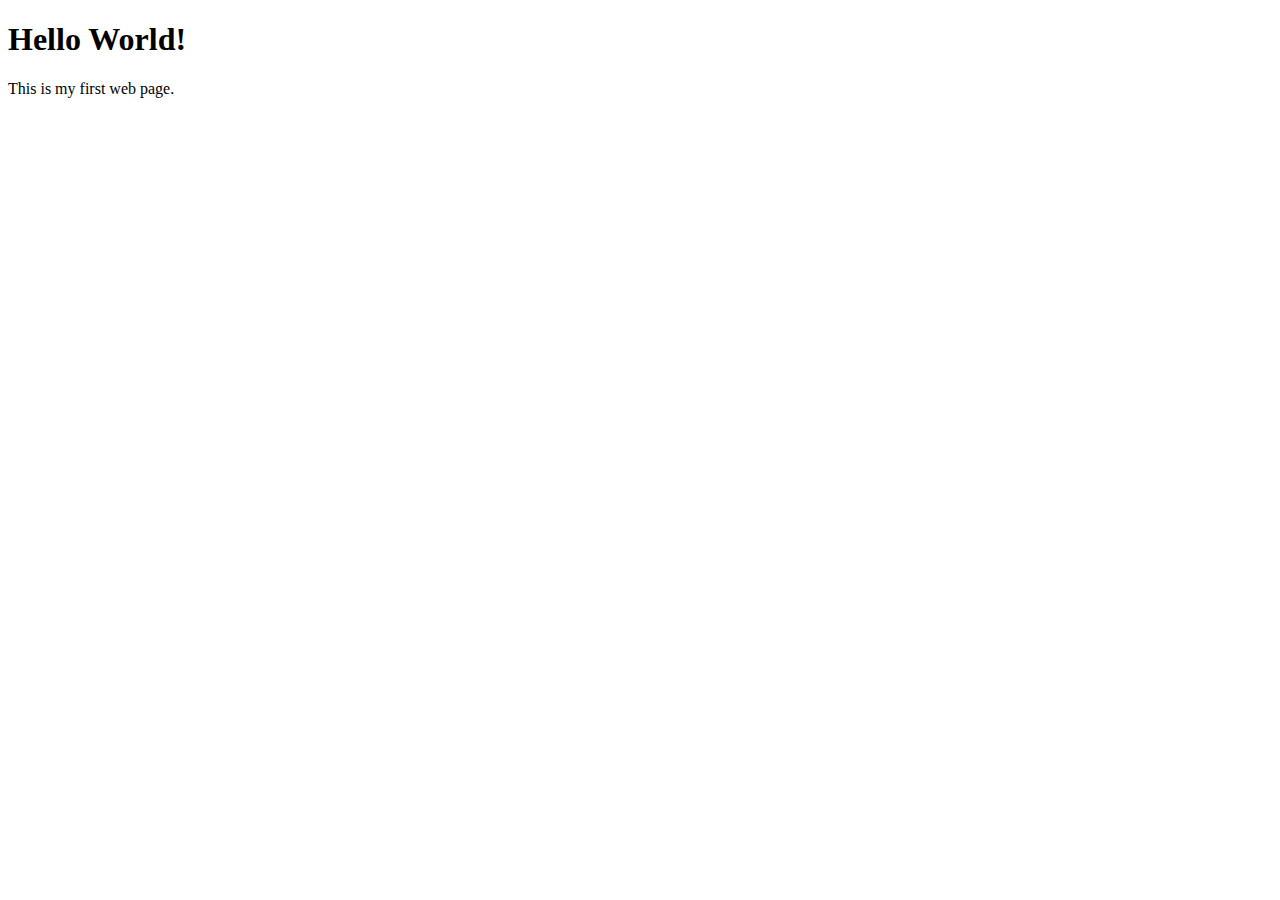
<file: index.html>
<!DOCTYPE html>
<html lang="en">
<head>
    <meta charset="UTF-8">
    <meta name="viewport" content="width=device-width, initial-scale=1.0">
    <title>Hello World Page</title>
</head>
<body>
    <h1>Hello World!</h1>
    <p>This is my first web page.</p>
</body>
</html>
</file>
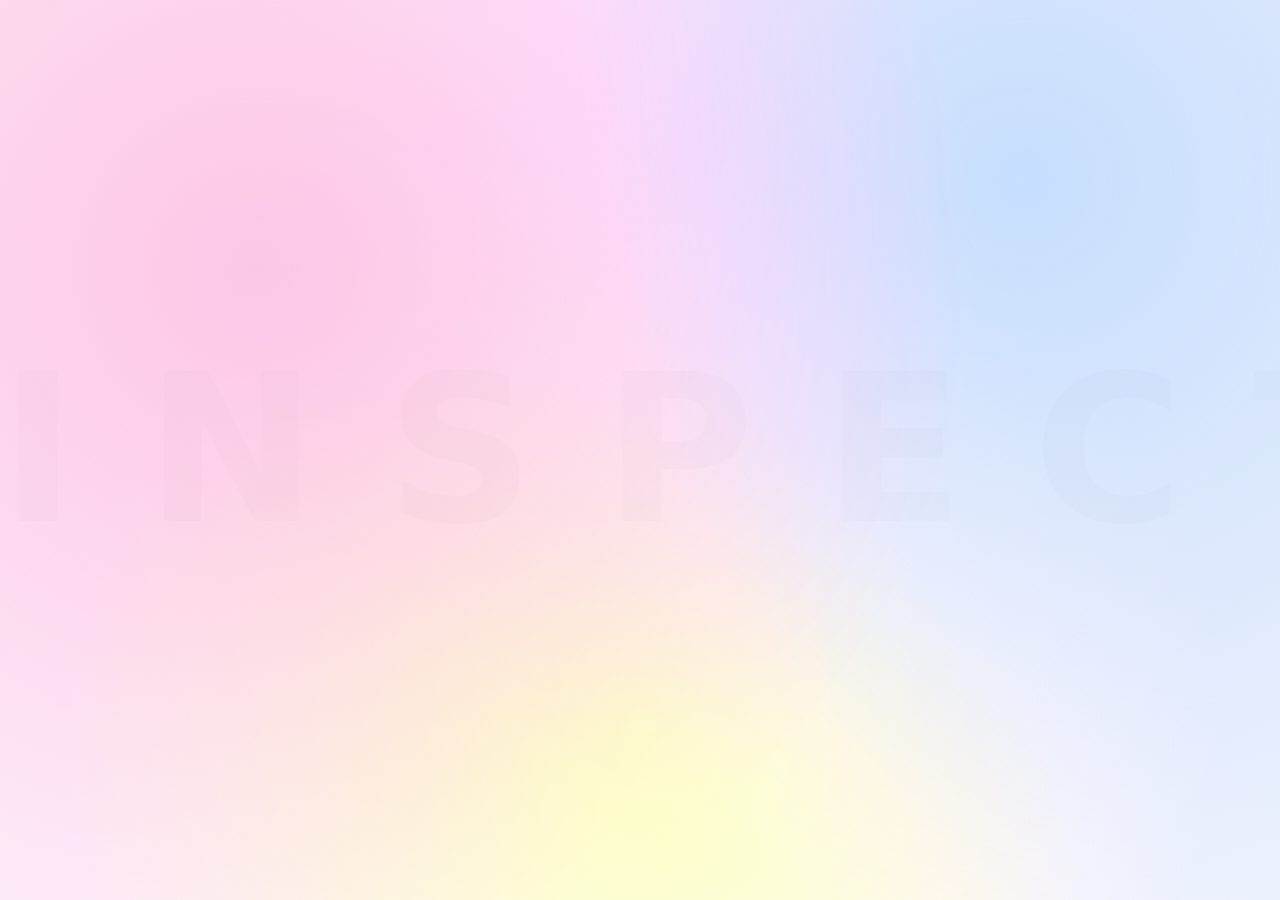
<file: 411/index.html>
<!DOCTYPE html>
<html lang="en">
<head>
<meta charset="UTF-8" />
<title>Between The Colors</title>
<meta name="viewport" content="width=device-width, initial-scale=1.0" />

<!-- not everything is meant to be seen -->

<link rel="stylesheet" href="https://cdnjs.cloudflare.com/ajax/libs/font-awesome/6.5.0/css/all.min.css"/>

<style>
:root{
  --pastel-opacity: 1;
  --pastel-brightness: 110%;
  --pastel-saturate: 110%;
  --pastel-huerotate: 0deg;
  --pastel-blur: 0px;
  --pastel-contrast: 100%;
  --pastel-rotate: 0deg;
  --pastel-scale: 1;
  --pastel-x: 0px;
  --pastel-y: 0px;

  --inspect-opacity: 0.012;
  --inspect-brightness: 99%;
  --inspect-contrast: 101%;
  --inspect-blur: .45px;
  --inspect-letterspacing: .34em;

  --vignette-opacity: 0;
}

html, body {
  margin: 0;
  height: 100%;
  overflow: hidden;
  background: #fdfdfd;
  font-family: system-ui, sans-serif;
}

/* ===== FINAL URL ===== */
#final {
  position: fixed;
  inset: 0;
  display: grid;
  place-items: center;
  font-size: 2.8rem;
  font-weight: 650;
  opacity: 0;
  z-index: 1;
  transition: opacity 1.2s ease;
}
#final span { color: #111; }

/* ===== HIDDEN WORD ===== */
#inspect {
  position: fixed;
  inset: 0;
  display: grid;
  place-items: center;
  font-size: 16vw;
  font-weight: 900;
  letter-spacing: var(--inspect-letterspacing);
  color: rgb(246,246,246);
  opacity: var(--inspect-opacity);
  mix-blend-mode: difference;
  text-shadow:
    0 0 .6px rgba(0,0,0,.025),
    0 0 1.2px rgba(0,0,0,.015);
  filter:
    blur(var(--inspect-blur))
    contrast(var(--inspect-contrast))
    brightness(var(--inspect-brightness));
  pointer-events: none;
  user-select: none;
  z-index: 2;
}

/* ===== PASTEL WASH ===== */
#pastel {
  position: fixed;
  inset: 0;
  background:
    radial-gradient(circle at 20% 30%, #f7b7d2 0%, transparent 60%),
    radial-gradient(circle at 80% 20%, #b7ccff 0%, transparent 60%),
    radial-gradient(circle at 50% 80%, #fff0b3 0%, transparent 60%),
    linear-gradient(120deg, rgba(255,200,210,.5), rgba(200,210,255,.5));
  opacity: var(--pastel-opacity);
  filter:
    brightness(var(--pastel-brightness))
    saturate(var(--pastel-saturate))
    hue-rotate(var(--pastel-huerotate))
    blur(var(--pastel-blur))
    contrast(var(--pastel-contrast));
  mix-blend-mode: multiply;
  z-index: 5;
  transition: opacity 1.2s ease, filter .6s ease;
  transform:
    translate(var(--pastel-x), var(--pastel-y))
    rotate(var(--pastel-rotate))
    scale(var(--pastel-scale));
  transform-origin: 20% 20%;
  will-change: transform, clip-path, opacity, filter;
}
#pastel::after{
  content:"";
  position:absolute;
  inset:-10%;
  pointer-events:none;
  opacity:0;
  background: radial-gradient(closest-side, rgba(0,0,0,.12), transparent 65%);
  mix-blend-mode:multiply;
  filter: blur(12px);
  transition: opacity .4s ease;
}
#pastel.peeling { animation: peelOff 1.25s cubic-bezier(.2,.9,.2,1) forwards; }
#pastel.peeling::after{ opacity: .75; }
@keyframes peelOff {
  0%   { clip-path: polygon(0 0, 100% 0, 100% 100%, 0 100%); transform: translate(0,0) rotate(0) scale(1); opacity: 1; }
  35%  { clip-path: polygon(0 0, 100% 0, 94% 72%, 62% 92%, 25% 88%, 0 74%); transform: translate(-8px,-6px) rotate(-3deg) scale(1.02); opacity: 1; }
  70%  { clip-path: polygon(0 0, 78% 0, 62% 40%, 48% 55%, 20% 62%, 0 48%); transform: translate(-28px,-22px) rotate(-9deg) scale(1.04); opacity: .55; }
  100% { clip-path: polygon(0 0, 30% 0, 18% 18%, 10% 25%, 0 22%); transform: translate(-80px,-70px) rotate(-18deg) scale(1.06); opacity: 0; }
}

/* ===== VIGNETTE ===== */
#vignette {
  position: fixed;
  inset: 0;
  pointer-events: none;
  z-index: 7;
  opacity: var(--vignette-opacity);
  transition: opacity .35s ease;
  background:
    radial-gradient(circle at 50% 50%, rgba(255,255,255,0) 45%, rgba(0,0,0,.18) 85%, rgba(0,0,0,.30) 100%);
  mix-blend-mode: multiply;
}

/* ===== BUTTON GRID ===== */
#buttons {
  position: fixed;
  inset: 0;
  display: grid;
  grid-template-columns: repeat(10, 1fr);
  grid-template-rows: repeat(5, 1fr);
  gap: 12px;
  padding: 32px;
  opacity: 0;
  pointer-events: none;
  transition: opacity 1s ease;
  z-index: 10;
}

.button {
  background: rgba(255,255,255,.75);
  border-radius: 18px;
  backdrop-filter: blur(12px);
  display: flex;
  flex-direction: column;
  align-items: center;
  justify-content: center;
  font-size: .7rem;
  cursor: pointer;
  box-shadow: 0 12px 30px rgba(0,0,0,.15);
  transition: transform .22s ease, box-shadow .22s ease;
  user-select: none;
}
.button:hover { transform: scale(1.08); }
.button i { font-size: 1.4rem; margin-bottom: 6px; }
.button.ping { animation: ping .35s ease; }
@keyframes ping { 0%{transform:scale(1)} 50%{transform:scale(1.07)} 100%{transform:scale(1)} }

/* ===== FX OVERLAY ===== */
#fx {
  position: fixed;
  inset: 0;
  z-index: 30;
  pointer-events: none;
  opacity: 0;
  transition: opacity .15s ease;
}
#fx.active { opacity: 1; }

.fx-center {
  position:absolute;
  inset:0;
  display:grid;
  place-items:center;
}

.fx-card {
  border-radius: 28px;
  background: rgba(255,255,255,.60);
  backdrop-filter: blur(18px);
  box-shadow: 0 24px 80px rgba(0,0,0,.18);
  padding: 18px 22px;
  display: inline-flex;
  align-items: center;
  gap: 14px;
  transform: translateZ(0);
  max-width: min(820px, 90vw);
}
.fx-card .ico { font-size: clamp(28px, 6vw, 62px); }
.fx-card .txt {
  font-weight: 900;
  letter-spacing: .10em;
  font-size: clamp(28px, 7vw, 92px);
  text-transform: uppercase;
}

/* universal: soft drift */
@keyframes driftFloat {
  0%,100%{ transform: translateY(0) }
  50%{ transform: translateY(-10px) }
}

/* ===== UNIQUE FX KEYFRAMES ===== */
@keyframes echoRings {
  0%{ transform: translate(-50%,-50%) scale(.05); opacity: .9; }
  80%{ opacity: .25; }
  100%{ transform: translate(-50%,-50%) scale(2.3); opacity: 0; }
}
@keyframes fadeWash {
  0%{ opacity: 0; }
  20%{ opacity: .92; }
  60%{ opacity: .92; }
  100%{ opacity: 0; }
}
@keyframes radarSweep {
  0%{ transform: translate(-50%,-50%) rotate(0deg); opacity:.0; }
  10%{ opacity:.75; }
  90%{ opacity:.75; }
  100%{ transform: translate(-50%,-50%) rotate(360deg); opacity:0; }
}
@keyframes curtainSlide {
  0%{ transform: translateY(-120%); opacity:0; }
  12%{ opacity:.92; }
  55%{ transform: translateY(0%); opacity:.9; }
  100%{ transform: translateY(120%); opacity:0; }
}
@keyframes doorSwing {
  0%{ transform: perspective(900px) rotateY(0deg); }
  25%{ transform: perspective(900px) rotateY(-65deg); }
  70%{ transform: perspective(900px) rotateY(-65deg); }
  100%{ transform: perspective(900px) rotateY(0deg); }
}
@keyframes crackZap {
  0%{ opacity:0; transform: scale(1.02); }
  15%{ opacity:.85; }
  75%{ opacity:.75; }
  100%{ opacity:0; transform: scale(1.08); }
}
@keyframes fogRoll {
  0%{ transform: translateX(-25%) scale(1.15); opacity:0; }
  10%{ opacity:.75; }
  80%{ opacity:.65; }
  100%{ transform: translateX(25%) scale(1.15); opacity:0; }
}
@keyframes pulseFlash {
  0%{ opacity: 0; }
  10%{ opacity: .9; }
  22%{ opacity: .2; }
  35%{ opacity: .85; }
  55%{ opacity: .25; }
  72%{ opacity: .75; }
  100%{ opacity: 0; }
}
@keyframes matrixRain {
  0%{ transform: translateY(-18%); opacity:0; }
  10%{ opacity:.95; }
  90%{ opacity:.75; }
  100%{ transform: translateY(18%); opacity:0; }
}
@keyframes inkBloom {
  0%{ transform: translate(-50%,-50%) scale(.08); opacity:0; filter: blur(10px); }
  12%{ opacity:.85; }
  75%{ opacity:.75; filter: blur(18px); transform: translate(-50%,-50%) scale(1.18); }
  100%{ opacity:0; filter: blur(26px); transform: translate(-50%,-50%) scale(1.45); }
}
@keyframes foldCut {
  0%{ clip-path: polygon(0 0,100% 0,100% 100%,0 100%); opacity:0; }
  12%{ opacity:.9; }
  55%{ clip-path: polygon(0 0,100% 0,70% 55%,100% 100%,0 100%,30% 45%); opacity:.85; }
  100%{ clip-path: polygon(0 0,20% 0,0 25%); opacity:0; }
}
@keyframes bokehDrift {
  0%{ transform: translateY(10%); opacity:0; }
  15%{ opacity:.8; }
  85%{ opacity:.7; }
  100%{ transform: translateY(-10%); opacity:0; }
}
@keyframes wipeSlip {
  0%{ transform: translateX(-120%); opacity:0; }
  12%{ opacity:.85; }
  70%{ opacity:.75; }
  100%{ transform: translateX(120%); opacity:0; }
}
@keyframes shardsBreak {
  0%{ opacity:0; transform: scale(1.02); }
  12%{ opacity:.9; }
  80%{ opacity:.8; }
  100%{ opacity:0; transform: scale(1.08); }
}
@keyframes mirrorFlip {
  0%{ transform: scaleX(1); opacity:0; }
  12%{ opacity:.9; }
  60%{ transform: scaleX(-1); opacity:.85; }
  100%{ transform: scaleX(1); opacity:0; }
}
@keyframes waveSine {
  0%{ transform: translateX(-10%); opacity:0; }
  12%{ opacity:.85; }
  88%{ opacity:.75; }
  100%{ transform: translateX(10%); opacity:0; }
}
@keyframes chartDraw {
  0%{ stroke-dashoffset: 1100; opacity:0; }
  10%{ opacity:.9; }
  85%{ opacity:.9; }
  100%{ stroke-dashoffset: 0; opacity:0; }
}
@keyframes terminalType {
  0%{ opacity:0; transform: translateY(10px); }
  10%{ opacity:.95; transform: translateY(0px); }
  85%{ opacity:.95; }
  100%{ opacity:0; }
}
@keyframes bugCrawl {
  0% { transform: translate(-20vw, 80vh) rotate(-6deg) scale(1); opacity:0; }
  10%{ opacity:1; }
  100% { transform: translate(120vw, 35vh) rotate(3deg) scale(1.05); opacity:1; }
}
@keyframes compassSpin {
  0%{ transform: translate(-50%,-50%) rotate(0deg); opacity:0; }
  10%{ opacity:.9; }
  90%{ opacity:.85; }
  100%{ transform: translate(-50%,-50%) rotate(720deg); opacity:0; }
}
@keyframes stampMark {
  0%{ transform: translate(-50%,-50%) scale(0.2) rotate(-12deg); opacity:0; }
  12%{ opacity:.9; transform: translate(-50%,-50%) scale(1.05) rotate(2deg); }
  60%{ opacity:.9; }
  100%{ opacity:0; transform: translate(-50%,-50%) scale(1.2) rotate(6deg); }
}
@keyframes spotlightSeek {
  0%{ opacity:0; transform: translate(-50%,-50%) scale(.6); }
  15%{ opacity:.9; }
  85%{ opacity:.85; }
  100%{ opacity:0; transform: translate(-50%,-50%) scale(1.05); }
}
</style>
</head>

<body>
<div id="final"><span>https://YOUR_FINAL_URL_HERE</span></div>
<div id="inspect">INSPECT</div>
<div id="pastel"></div>
<div id="vignette"></div>
<div id="buttons"></div>
<div id="fx" aria-hidden="true"></div>

<script>
/* ==========================================================
   BUTTONS: PEEL is late/randomish, stable per refresh
   Each button triggers a DISTINCT effect (no reuse shortcuts).
   Each effect lasts 3–7 seconds.
   ========================================================== */

const baseButtons = [
  { label:"Echo",     icon:"fa-volume-high" },
  { label:"Drift",    icon:"fa-water" },
  { label:"Fade",     icon:"fa-circle-half-stroke" },
  { label:"Unlock",   icon:"fa-unlock-keyhole" },
  { label:"Trace",    icon:"fa-pen-fancy" },
  { label:"Veil",     icon:"fa-ghost" },
  { label:"Shift",    icon:"fa-arrows-rotate" },
  { label:"Open",     icon:"fa-door-open" },
  { label:"Thin",     icon:"fa-minimize" },

  { label:"Crack",    icon:"fa-bolt" },
  { label:"Signal",   icon:"fa-tower-cell" },
  { label:"Lift",     icon:"fa-arrow-up" },
  { label:"Ghost",    icon:"fa-moon" },
  { label:"Mirror",   icon:"fa-clone" },
  { label:"Pulse",    icon:"fa-heart-pulse" },
  { label:"Layer",    icon:"fa-layer-group" },
  { label:"Quiet",    icon:"fa-volume-xmark" },
  { label:"Hidden",   icon:"fa-eye-slash" },
  { label:"Seek",     icon:"fa-magnifying-glass" },

  { label:"Bleed",    icon:"fa-droplet" },
  { label:"Blur",     icon:"fa-circle-dot" },
  { label:"Reveal",   icon:"fa-eye" },
  { label:"Cipher",   icon:"fa-shield-halved" },
  { label:"Tone",     icon:"fa-palette" },
  { label:"Mask",     icon:"fa-mask" },
  { label:"Fold",     icon:"fa-square" },
  { label:"Slip",     icon:"fa-right-left" },
  { label:"Soft",     icon:"fa-cloud" },
  { label:"Ink",      icon:"fa-pen-nib" },

  { label:"Mark",     icon:"fa-stamp" },
  { label:"Shell",    icon:"fa-spiral" },         // FA 6: spiral exists in pro; fallback below if missing
  { label:"Veer",     icon:"fa-compass" },
  { label:"Hush",     icon:"fa-hand" },
  { label:"Glow",     icon:"fa-sun" },
  { label:"Break",    icon:"fa-burst" },

  { label:"Terminal", icon:"fa-terminal" },
  { label:"Bug",      icon:"fa-bug" },
  { label:"Network",  icon:"fa-network-wired" },
  { label:"Archive",  icon:"fa-box-archive" },
  { label:"Wave",     icon:"fa-wave-square" },

  { label:"Sliders",  icon:"fa-sliders" },
  { label:"Chart",    icon:"fa-chart-line" },
  { label:"Scissors", icon:"fa-scissors" },
  { label:"Infinity", icon:"fa-infinity" },
  { label:"Rotate",   icon:"fa-rotate" },
  { label:"Blind",    icon:"fa-eye-slash" },
  { label:"Door",     icon:"fa-door-open" },
  { label:"Dot",      icon:"fa-circle-dot" },
];

const peelButton = { label:"Peel", icon:"fa-hand-sparkles" };

/* deterministic shuffle */
function mulberry32(seed) {
  return function() {
    let t = seed += 0x6D2B79F5;
    t = Math.imul(t ^ (t >>> 15), t | 1);
    t ^= t + Math.imul(t ^ (t >>> 7), t | 61);
    return ((t ^ (t >>> 14)) >>> 0) / 4294967296;
  };
}
function shuffleDeterministic(arr, seed){
  const rnd = mulberry32(seed);
  const a = arr.slice();
  for (let i = a.length - 1; i > 0; i--) {
    const j = Math.floor(rnd() * (i + 1));
    [a[i], a[j]] = [a[j], a[i]];
  }
  return a;
}
function buildButtons(){
  const shuffled = shuffleDeterministic(baseButtons, 24601);
  const trimmed = shuffled.slice(0, 49);
  const rnd = mulberry32(9001);
  const peelIndex = 35 + Math.floor(rnd() * 13); // late-ish
  trimmed.splice(peelIndex, 0, peelButton);
  return trimmed.slice(0, 50);
}
const buttonsData = buildButtons();

/* ==========================================================
   DOM + Helpers
   ========================================================== */
const container = document.getElementById("buttons");
const pastel = document.getElementById("pastel");
const inspectEl = document.getElementById("inspect");
const finalEl = document.getElementById("final");
const fx = document.getElementById("fx");

let fxRunning = false;
let peelIndexInDom = -1;

function setVar(name, value){ document.documentElement.style.setProperty(name, value); }
function getVar(name){ return getComputedStyle(document.documentElement).getPropertyValue(name).trim(); }

const baseState = {
  pastel: {
    opacity: getVar("--pastel-opacity"),
    brightness: getVar("--pastel-brightness"),
    saturate: getVar("--pastel-saturate"),
    huerotate: getVar("--pastel-huerotate"),
    blur: getVar("--pastel-blur"),
    contrast: getVar("--pastel-contrast"),
    rotate: getVar("--pastel-rotate"),
    scale: getVar("--pastel-scale"),
    x: getVar("--pastel-x"),
    y: getVar("--pastel-y"),
  },
  inspect: {
    opacity: getVar("--inspect-opacity"),
    brightness: getVar("--inspect-brightness"),
    contrast: getVar("--inspect-contrast"),
    blur: getVar("--inspect-blur"),
    letterspacing: getVar("--inspect-letterspacing"),
  },
  vignette: { opacity: getVar("--vignette-opacity") }
};

function resetAll(){
  setVar("--pastel-opacity", baseState.pastel.opacity);
  setVar("--pastel-brightness", baseState.pastel.brightness);
  setVar("--pastel-saturate", baseState.pastel.saturate);
  setVar("--pastel-huerotate", baseState.pastel.huerotate);
  setVar("--pastel-blur", baseState.pastel.blur);
  setVar("--pastel-contrast", baseState.pastel.contrast);
  setVar("--pastel-rotate", baseState.pastel.rotate);
  setVar("--pastel-scale", baseState.pastel.scale);
  setVar("--pastel-x", baseState.pastel.x);
  setVar("--pastel-y", baseState.pastel.y);

  setVar("--inspect-opacity", baseState.inspect.opacity);
  setVar("--inspect-brightness", baseState.inspect.brightness);
  setVar("--inspect-contrast", baseState.inspect.contrast);
  setVar("--inspect-blur", baseState.inspect.blur);
  setVar("--inspect-letterspacing", baseState.inspect.letterspacing);

  setVar("--vignette-opacity", baseState.vignette.opacity);

  document.body.style.animation = "";
}

function clearFX(){
  fx.classList.remove("active");
  fx.innerHTML = "";
}

function disableButtons(){ container.style.pointerEvents = "none"; }
function enableButtons(){ container.style.pointerEvents = "auto"; }

/* duration strictly 3–7s */
function dur(label){
  const map = {
    Echo: 4200, Drift: 5600, Fade: 4800, Unlock: 3800, Trace: 5200,
    Veil: 6100, Shift: 4300, Open: 3900, Thin: 4600, Crack: 5200,
    Signal: 4700, Lift: 6000, Ghost: 6400, Mirror: 4100, Pulse: 4300,
    Layer: 5400, Quiet: 3600, Hidden: 5000, Seek: 5200, Bleed: 6400,
    Blur: 5200, Reveal: 4000, Cipher: 6500, Tone: 4200, Mask: 5400,
    Fold: 6200, Slip: 4100, Soft: 6000, Ink: 6600, Mark: 4300,
    Shell: 5200, Veer: 4100, Hush: 5300, Glow: 6500, Break: 5200,
    Terminal: 6000, Bug: 6500, Network: 5200, Archive: 5000, Wave: 5200,
    Sliders: 4200, Chart: 5200, Scissors: 4000, Infinity: 3800, Rotate: 4300,
    Blind: 5200, Door: 4100, Dot: 4200
  };
  return map[label] ?? 4800;
}

function fxCard(label, icon){
  const center = document.createElement("div");
  center.className = "fx-center";
  const card = document.createElement("div");
  card.className = "fx-card";
  // fallback if a specific icon doesn't exist in free set
  const ico = document.createElement("div");
  ico.className = "ico";
  ico.innerHTML = `<i class="fa-solid ${icon}"></i>`;
  const txt = document.createElement("div");
  txt.className = "txt";
  txt.textContent = label;
  card.appendChild(ico);
  card.appendChild(txt);
  card.style.animation = "driftFloat 1.8s ease-in-out infinite";
  center.appendChild(card);
  fx.appendChild(center);
}

function startFX(label, icon, build){
  if (fxRunning) return;
  fxRunning = true;
  disableButtons();
  clearFX();
  fx.classList.add("active");

  fxCard(label, icon);
  build?.();

  const ms = dur(label);
  setTimeout(() => {
    clearFX();
    resetAll();
    fxRunning = false;
    enableButtons();
  }, ms);
}

/* ==========================================================
   DISTINCT EFFECTS (each one unique)
   ========================================================== */
function effectEcho(){
  startFX("Echo","fa-volume-high",() => {
    for (let i=0;i<6;i++){
      const ring = document.createElement("div");
      ring.style.position = "absolute";
      ring.style.left = "50%";
      ring.style.top = "50%";
      ring.style.width = "22vmin";
      ring.style.height = "22vmin";
      ring.style.borderRadius = "999px";
      ring.style.border = "6px solid rgba(0,0,0,.12)";
      ring.style.transform = "translate(-50%,-50%) scale(.05)";
      ring.style.animation = `echoRings ${dur("Echo") - i*250}ms ease ${i*120}ms forwards`;
      ring.style.filter = "blur(.2px)";
      fx.appendChild(ring);
    }
  });
}

function effectDrift(){
  startFX("Drift","fa-water",() => {
    const layer = document.createElement("div");
    layer.style.position="absolute"; layer.style.inset="-20%";
    layer.style.background = `
      radial-gradient(circle at 20% 30%, rgba(255,255,255,.9), transparent 55%),
      radial-gradient(circle at 75% 35%, rgba(255,255,255,.65), transparent 55%),
      radial-gradient(circle at 45% 75%, rgba(255,255,255,.55), transparent 60%)
    `;
    layer.style.mixBlendMode="screen";
    layer.style.filter="blur(26px)";
    layer.style.animation = `fogRoll ${dur("Drift")}ms ease forwards`;
    fx.appendChild(layer);

    // also visibly drift pastel for the duration
    setVar("--pastel-x","20px");
    setVar("--pastel-y","-14px");
    setVar("--pastel-rotate","2.8deg");
    setVar("--pastel-scale","1.03");
  });
}

function effectFade(){
  startFX("Fade","fa-circle-half-stroke",() => {
    const wash = document.createElement("div");
    wash.style.position="absolute"; wash.style.inset=0;
    wash.style.background="rgba(255,255,255,1)";
    wash.style.animation = `fadeWash ${dur("Fade")}ms ease forwards`;
    wash.style.mixBlendMode="screen";
    fx.appendChild(wash);

    // make the UI behind fade strongly
    setVar("--pastel-opacity","0.35");
  });
}

function effectUnlock(){
  startFX("Unlock","fa-unlock-keyhole",() => {
    const lock = document.createElement("div");
    lock.style.position="absolute";
    lock.style.left="50%"; lock.style.top="50%";
    lock.style.transform="translate(-50%,-50%)";
    lock.style.fontSize="min(34vmin,260px)";
    lock.style.filter="drop-shadow(0 20px 24px rgba(0,0,0,.22))";
    lock.innerHTML = `<i class="fa-solid fa-lock"></i>`;
    fx.appendChild(lock);

    lock.animate([
      { transform:"translate(-50%,-50%) rotate(0deg) scale(1)", opacity: 0.0 },
      { transform:"translate(-50%,-50%) rotate(0deg) scale(1.05)", opacity: 1.0, offset: 0.18 },
      { transform:"translate(-50%,-50%) rotate(-12deg) scale(1.08)", opacity: 1.0, offset: 0.55 },
      { transform:"translate(-50%,-50%) rotate(8deg) scale(1.02)", opacity: .9, offset: 0.80 },
      { transform:"translate(-50%,-50%) rotate(0deg) scale(.9)", opacity: 0.0 }
    ], { duration: dur("Unlock"), easing:"cubic-bezier(.2,.9,.2,1)" });

    // quick “unlock glow” on pastel
    setVar("--pastel-brightness","125%");
    setVar("--pastel-contrast","120%");
  });
}

function effectTrace(){
  startFX("Trace","fa-pen-fancy",() => {
    const svg = document.createElementNS("http://www.w3.org/2000/svg","svg");
    svg.setAttribute("viewBox","0 0 1000 600");
    svg.style.position="absolute";
    svg.style.inset="0";
    svg.style.width="100%";
    svg.style.height="100%";
    svg.style.filter="drop-shadow(0 18px 22px rgba(0,0,0,.12))";
    svg.style.opacity="0.95";
    svg.innerHTML = `
      <path d="M40,430 C160,120 310,520 430,240 C520,30 710,90 790,250 C870,420 950,340 980,170"
            fill="none" stroke="rgba(0,0,0,.18)" stroke-width="14" stroke-linecap="round"
            stroke-dasharray="1400" stroke-dashoffset="1400"/>
    `;
    fx.appendChild(svg);
    const path = svg.querySelector("path");
    path.animate(
      [{ strokeDashoffset: 1400, opacity: 0.0 }, { strokeDashoffset: 0, opacity: 1.0, offset: 0.75 }, { strokeDashoffset: 0, opacity: 0.0 }],
      { duration: dur("Trace"), easing:"cubic-bezier(.2,.9,.2,1)" }
    );
  });
}

function effectVeil(){
  startFX("Veil","fa-ghost",() => {
    const curtain = document.createElement("div");
    curtain.style.position="absolute"; curtain.style.inset=0;
    curtain.style.background="linear-gradient(180deg, rgba(0,0,0,0), rgba(0,0,0,.18), rgba(0,0,0,0))";
    curtain.style.mixBlendMode="multiply";
    curtain.style.animation = `curtainSlide ${dur("Veil")}ms ease forwards`;
    fx.appendChild(curtain);

    setVar("--vignette-opacity","1");
  });
}

function effectShift(){
  startFX("Shift","fa-arrows-rotate",() => {
    const overlay = document.createElement("div");
    overlay.style.position="absolute"; overlay.style.inset=0;
    overlay.style.background = `
      conic-gradient(from 0deg at 50% 50%,
        rgba(255,255,255,.0), rgba(0,0,0,.10), rgba(255,255,255,.0),
        rgba(0,0,0,.08), rgba(255,255,255,.0)
      )
    `;
    overlay.style.mixBlendMode="multiply";
    overlay.style.filter="blur(2px)";
    fx.appendChild(overlay);

    // strong hue rotate sweep on pastel for the duration
    setVar("--pastel-huerotate","65deg");
    setVar("--pastel-contrast","125%");
    setVar("--pastel-brightness","120%");
  });
}

function effectOpen(){
  startFX("Open","fa-door-open",() => {
    const door = document.createElement("div");
    door.style.position="absolute";
    door.style.left="50%"; door.style.top="50%";
    door.style.width="min(60vmin,520px)";
    door.style.height="min(70vmin,600px)";
    door.style.transform="translate(-50%,-50%)";
    door.style.transformOrigin="left center";
    door.style.borderRadius="18px";
    door.style.background="rgba(0,0,0,.10)";
    door.style.boxShadow="0 28px 90px rgba(0,0,0,.18)";
    door.style.backdropFilter="blur(6px)";
    door.style.animation = `doorSwing ${dur("Open")}ms cubic-bezier(.2,.9,.2,1) forwards`;
    fx.appendChild(door);

    const gap = document.createElement("div");
    gap.style.position="absolute";
    gap.style.left="50%"; gap.style.top="50%";
    gap.style.transform="translate(-50%,-50%)";
    gap.style.width="min(60vmin,520px)";
    gap.style.height="min(70vmin,600px)";
    gap.style.borderRadius="18px";
    gap.style.background="radial-gradient(circle at 55% 50%, rgba(255,255,255,.9), rgba(255,255,255,0) 60%)";
    gap.style.mixBlendMode="screen";
    gap.style.opacity=".0";
    fx.appendChild(gap);

    gap.animate([{opacity:0},{opacity:.95,offset:.25},{opacity:.7,offset:.7},{opacity:0}],{duration:dur("Open"),easing:"ease"});
    finalEl.style.opacity="0.18";
    setTimeout(()=>finalEl.style.opacity="0", 1400);
  });
}

function effectThin(){
  startFX("Thin","fa-minimize",() => {
    // squeeze INSPECT in a very obvious way, then restore
    inspectEl.animate(
      [
        { letterSpacing: getComputedStyle(inspectEl).letterSpacing, transform:"scaleX(1)" },
        { letterSpacing: "0.02em", transform:"scaleX(.55)", offset: .35 },
        { letterSpacing: "0.02em", transform:"scaleX(.55)", offset: .75 },
        { letterSpacing: getComputedStyle(inspectEl).letterSpacing, transform:"scaleX(1)" }
      ],
      { duration: dur("Thin"), easing:"cubic-bezier(.2,.9,.2,1)" }
    );
    setVar("--inspect-opacity","0.03");
    setVar("--inspect-contrast","112%");
  });
}

function effectCrack(){
  startFX("Crack","fa-bolt",() => {
    const shards = document.createElement("div");
    shards.style.position="absolute"; shards.style.inset=0;
    shards.style.background = `
      linear-gradient(25deg, rgba(0,0,0,0) 35%, rgba(0,0,0,.12) 36%, rgba(0,0,0,0) 38%),
      linear-gradient(75deg, rgba(0,0,0,0) 48%, rgba(0,0,0,.10) 49%, rgba(0,0,0,0) 51%),
      linear-gradient(145deg, rgba(0,0,0,0) 58%, rgba(0,0,0,.10) 59%, rgba(0,0,0,0) 61%),
      linear-gradient(210deg, rgba(0,0,0,0) 42%, rgba(0,0,0,.10) 43%, rgba(0,0,0,0) 45%)
    `;
    shards.style.mixBlendMode="multiply";
    shards.style.animation = `crackZap ${dur("Crack")}ms ease forwards`;
    fx.appendChild(shards);

    document.body.style.animation = "fxShake 0.9s ease 1";
    setTimeout(()=>document.body.style.animation="", 900);
  });
}

function effectSignal(){
  startFX("Signal","fa-tower-cell",() => {
    const radar = document.createElement("div");
    radar.style.position="absolute";
    radar.style.left="50%"; radar.style.top="50%";
    radar.style.width="min(82vmin,820px)";
    radar.style.height="min(82vmin,820px)";
    radar.style.borderRadius="999px";
    radar.style.transform="translate(-50%,-50%)";
    radar.style.background = `
      radial-gradient(circle at 50% 50%, rgba(0,0,0,.12) 1px, transparent 2px),
      radial-gradient(circle at 50% 50%, transparent 0 18%, rgba(0,0,0,.08) 18% 19%, transparent 19% 36%, rgba(0,0,0,.06) 36% 37%, transparent 37% 55%, rgba(0,0,0,.05) 55% 56%, transparent 56% 75%, rgba(0,0,0,.04) 75% 76%, transparent 76% 100%),
      conic-gradient(from 0deg at 50% 50%, rgba(0,0,0,.18), rgba(0,0,0,0) 60deg, rgba(0,0,0,0) 360deg)
    `;
    radar.style.mixBlendMode="multiply";
    radar.style.filter="blur(.2px)";
    radar.style.animation = `radarSweep ${dur("Signal")}ms linear forwards`;
    fx.appendChild(radar);
  });
}

function effectLift(){
  startFX("Lift","fa-arrow-up",() => {
    // wave-lift the actual buttons (big, obvious)
    const btns = Array.from(container.querySelectorAll(".button"));
    let alive = true;
    const start = performance.now();
    const ms = dur("Lift");
    function tick(t){
      if (!alive) return;
      const p = (t - start) / 250;
      btns.forEach((b,i) => {
        const y = Math.sin(p + i*0.33) * 18;
        const s = 1.0 + (Math.cos(p + i*0.2)*0.02);
        b.style.transform = `translateY(${-y}px) scale(${s.toFixed(3)})`;
        b.style.boxShadow = `0 16px 50px rgba(0,0,0,.12)`;
      });
      requestAnimationFrame(tick);
    }
    requestAnimationFrame(tick);
    setTimeout(()=>{ alive=false; btns.forEach(b=>{ b.style.transform=""; b.style.boxShadow=""; }); }, ms);
  });
}

function effectGhost(){
  startFX("Ghost","fa-moon",() => {
    const fog = document.createElement("div");
    fog.style.position="absolute"; fog.style.inset="-25%";
    fog.style.background = `
      radial-gradient(circle at 20% 30%, rgba(255,255,255,.85), transparent 60%),
      radial-gradient(circle at 70% 70%, rgba(255,255,255,.65), transparent 60%),
      radial-gradient(circle at 50% 50%, rgba(255,255,255,.50), transparent 72%)
    `;
    fog.style.mixBlendMode="screen";
    fog.style.filter="blur(28px)";
    fog.style.animation = `fogRoll ${dur("Ghost")}ms ease forwards`;
    fx.appendChild(fog);
  });
}

function effectMirror(){
  startFX("Mirror","fa-clone",() => {
    const pane = document.createElement("div");
    pane.style.position="absolute"; pane.style.inset=0;
    pane.style.background = "radial-gradient(circle at 50% 50%, rgba(255,255,255,.55), rgba(0,0,0,.06))";
    pane.style.mixBlendMode="screen";
    pane.style.animation = `mirrorFlip ${dur("Mirror")}ms ease forwards`;
    fx.appendChild(pane);
  });
}

function effectPulse(){
  startFX("Pulse","fa-heart-pulse",() => {
    const flash = document.createElement("div");
    flash.style.position="absolute"; flash.style.inset=0;
    flash.style.background="radial-gradient(circle at 50% 50%, rgba(255,255,255,.95), rgba(255,255,255,0) 68%)";
    flash.style.mixBlendMode="screen";
    flash.style.animation = `pulseFlash ${dur("Pulse")}ms ease forwards`;
    fx.appendChild(flash);
  });
}

function effectLayer(){
  startFX("Layer","fa-layer-group",() => {
    // stack “sheets” sliding past
    for (let i=0;i<7;i++){
      const sheet = document.createElement("div");
      sheet.style.position="absolute";
      sheet.style.left = "-10%";
      sheet.style.top = (10 + i*10) + "%";
      sheet.style.width = "120%";
      sheet.style.height = "10%";
      sheet.style.borderRadius = "18px";
      sheet.style.background = `rgba(0,0,0,${0.03 + i*0.01})`;
      sheet.style.mixBlendMode = "multiply";
      sheet.animate(
        [
          { transform: "translateX(-120%)", opacity: 0 },
          { transform: "translateX(0%)", opacity: 0.9, offset: 0.22 },
          { transform: "translateX(0%)", opacity: 0.9, offset: 0.72 },
          { transform: "translateX(120%)", opacity: 0 }
        ],
        { duration: dur("Layer"), easing:"cubic-bezier(.2,.9,.2,1)", delay: i*65 }
      );
      fx.appendChild(sheet);
    }
  });
}

function effectQuiet(){
  startFX("Quiet","fa-volume-xmark",() => {
    setVar("--vignette-opacity","1");
    setVar("--pastel-saturate","85%");
    setVar("--pastel-brightness","98%");
    const wash = document.createElement("div");
    wash.style.position="absolute"; wash.style.inset=0;
    wash.style.background="rgba(255,255,255,.65)";
    wash.style.mixBlendMode="screen";
    wash.style.animation=`fadeWash ${dur("Quiet")}ms ease forwards`;
    fx.appendChild(wash);
  });
}

function effectHidden(){
  startFX("Hidden","fa-eye-slash",() => {
    // hide buttons strongly (but only during FX)
    container.animate([{opacity:1},{opacity:.05},{opacity:.05},{opacity:1}],{duration:dur("Hidden"),easing:"ease"});
    setVar("--inspect-opacity","0.000");
  });
}

function effectSeek(){
  startFX("Seek","fa-magnifying-glass",() => {
    // spotlight that hunts and ends on the Peel button
    const spot = document.createElement("div");
    spot.style.position="absolute";
    spot.style.left="50%";
    spot.style.top="50%";
    spot.style.width="min(50vmin,520px)";
    spot.style.height="min(50vmin,520px)";
    spot.style.borderRadius="999px";
    spot.style.background="radial-gradient(circle at 50% 50%, rgba(255,255,255,.95), rgba(255,255,255,0) 68%)";
    spot.style.mixBlendMode="screen";
    spot.style.filter="blur(2px)";
    spot.style.animation=`spotlightSeek ${dur("Seek")}ms ease forwards`;
    fx.appendChild(spot);

    // also “hint” peel button at end
    const peelBtn = container.children[peelIndexInDom];
    if (peelBtn){
      const rect = peelBtn.getBoundingClientRect();
      const cx = rect.left + rect.width/2;
      const cy = rect.top + rect.height/2;
      spot.animate(
        [
          { transform:"translate(-50%,-50%) translate(-320px,-180px) scale(.75)" },
          { transform:"translate(-50%,-50%) translate(220px,-60px) scale(.85)", offset: .35 },
          { transform:"translate(-50%,-50%) translate(-40px,200px) scale(.90)", offset: .65 },
          { transform:`translate(-50%,-50%) translate(${cx - window.innerWidth/2}px, ${cy - window.innerHeight/2}px) scale(1.0)` }
        ],
        { duration: dur("Seek"), easing:"cubic-bezier(.2,.9,.2,1)" }
      );
      peelBtn.animate(
        [{transform:"scale(1)"},{transform:"scale(1.14)"},{transform:"scale(1.05)"},{transform:"scale(1.14)"},{transform:"scale(1)"}],
        { duration: dur("Seek"), easing:"ease-in-out" }
      );
    }
  });
}

function effectBleed(){
  startFX("Bleed","fa-droplet",() => {
    const blob = document.createElement("div");
    blob.style.position="absolute";
    blob.style.left="50%"; blob.style.top="50%";
    blob.style.width="120vmax"; blob.style.height="120vmax";
    blob.style.borderRadius="999px";
    blob.style.transform="translate(-50%,-50%)";
    blob.style.background=`
      radial-gradient(circle at 30% 30%, rgba(0,0,0,.10), rgba(0,0,0,.02) 55%, rgba(0,0,0,0) 70%)
    `;
    blob.style.mixBlendMode="multiply";
    blob.style.filter="blur(10px)";
    blob.animate(
      [{transform:"translate(-50%,-50%) scale(.12)",opacity:0},
       {transform:"translate(-50%,-50%) scale(1.05)",opacity:.85,offset:.20},
       {transform:"translate(-50%,-50%) scale(1.18)",opacity:.75,offset:.75},
       {transform:"translate(-50%,-50%) scale(1.35)",opacity:0}],
      {duration:dur("Bleed"),easing:"cubic-bezier(.2,.9,.2,1)"}
    );
    fx.appendChild(blob);

    setVar("--pastel-saturate","170%");
    setVar("--pastel-brightness","118%");
  });
}

function effectBlur(){
  startFX("Blur","fa-circle-dot",() => {
    setVar("--pastel-blur","1.8px");
    setVar("--inspect-blur","1.2px");
    const bokeh = document.createElement("div");
    bokeh.style.position="absolute"; bokeh.style.inset="-15%";
    bokeh.style.background = `
      radial-gradient(circle at 20% 20%, rgba(255,255,255,.9), transparent 30%),
      radial-gradient(circle at 70% 30%, rgba(255,255,255,.8), transparent 32%),
      radial-gradient(circle at 50% 70%, rgba(255,255,255,.7), transparent 36%),
      radial-gradient(circle at 80% 80%, rgba(255,255,255,.6), transparent 34%)
    `;
    bokeh.style.mixBlendMode="screen";
    bokeh.style.filter="blur(18px)";
    bokeh.style.animation=`bokehDrift ${dur("Blur")}ms ease forwards`;
    fx.appendChild(bokeh);
  });
}

function effectReveal(){
  startFX("Reveal","fa-eye",() => {
    // briefly boost INSPECT visibility noticeably, then restore
    setVar("--inspect-opacity","0.045");
    setVar("--inspect-contrast","115%");
    setVar("--inspect-blur",".25px");
    const wash = document.createElement("div");
    wash.style.position="absolute"; wash.style.inset=0;
    wash.style.background="rgba(255,255,255,.40)";
    wash.style.mixBlendMode="screen";
    wash.style.animation=`fadeWash ${dur("Reveal")}ms ease forwards`;
    fx.appendChild(wash);
  });
}

function effectCipher(){
  startFX("Cipher","fa-shield-halved",() => {
    const rain = document.createElement("div");
    rain.style.position="absolute"; rain.style.inset=0;
    rain.style.background = `repeating-linear-gradient(
      90deg,
      rgba(0,0,0,.06) 0px,
      rgba(0,0,0,.06) 1px,
      rgba(255,255,255,0) 5px,
      rgba(255,255,255,0) 12px
    )`;
    rain.style.mixBlendMode="multiply";
    rain.style.filter="blur(.5px)";
    rain.style.animation=`matrixRain ${dur("Cipher")}ms ease forwards`;
    fx.appendChild(rain);

    // scramble INSPECT for the duration
    const original = inspectEl.textContent;
    const chars = "ABCDEFGHIJKLMNOPQRSTUVWXYZ0123456789";
    const t = setInterval(() => {
      inspectEl.textContent = Array.from({length:7}).map(()=>chars[(Math.random()*chars.length)|0]).join("");
    }, 70);
    setTimeout(() => { clearInterval(t); inspectEl.textContent = original; }, dur("Cipher") - 150);
  });
}

function effectTone(){
  startFX("Tone","fa-palette",() => {
    const conic = document.createElement("div");
    conic.style.position="absolute"; conic.style.inset=0;
    conic.style.background = "conic-gradient(from 0deg at 50% 50%, rgba(255,255,255,.0), rgba(0,0,0,.10), rgba(255,255,255,.0), rgba(0,0,0,.08), rgba(255,255,255,.0))";
    conic.style.mixBlendMode="multiply";
    conic.style.filter="blur(1px)";
    fx.appendChild(conic);

    setVar("--pastel-huerotate","38deg");
    setVar("--pastel-contrast","125%");
    setVar("--pastel-brightness","120%");
  });
}

function effectMask(){
  startFX("Mask","fa-mask",() => {
    setVar("--vignette-opacity","1");
    const moving = document.createElement("div");
    moving.style.position="absolute"; moving.style.inset=0;
    moving.style.background = "radial-gradient(circle at 20% 30%, rgba(255,255,255,.0) 0 32%, rgba(0,0,0,.20) 70%, rgba(0,0,0,.34) 100%)";
    moving.style.mixBlendMode="multiply";
    fx.appendChild(moving);
    moving.animate(
      [
        { backgroundPosition:"0% 0%" },
        { backgroundPosition:"100% 70%" },
        { backgroundPosition:"10% 90%" }
      ],
      { duration: dur("Mask"), easing:"ease-in-out" }
    );
  });
}

function effectFold(){
  startFX("Fold","fa-square",() => {
    const fold = document.createElement("div");
    fold.style.position="absolute"; fold.style.inset=0;
    fold.style.background="linear-gradient(135deg, rgba(255,255,255,.65), rgba(0,0,0,.04))";
    fold.style.mixBlendMode="multiply";
    fold.style.animation = `foldCut ${dur("Fold")}ms ease forwards`;
    fx.appendChild(fold);
  });
}

function effectSlip(){
  startFX("Slip","fa-right-left",() => {
    const wipe = document.createElement("div");
    wipe.style.position="absolute"; wipe.style.inset="-10%";
    wipe.style.background="linear-gradient(90deg, rgba(0,0,0,0), rgba(0,0,0,.10), rgba(0,0,0,0))";
    wipe.style.mixBlendMode="multiply";
    wipe.style.animation=`wipeSlip ${dur("Slip")}ms ease forwards`;
    fx.appendChild(wipe);

    setVar("--pastel-x","-26px");
    setVar("--pastel-y","14px");
  });
}

function effectSoft(){
  startFX("Soft","fa-cloud",() => {
    const b = document.createElement("div");
    b.style.position="absolute"; b.style.inset="-20%";
    b.style.background = `
      radial-gradient(circle at 20% 35%, rgba(255,255,255,.9), transparent 55%),
      radial-gradient(circle at 70% 55%, rgba(255,255,255,.75), transparent 55%),
      radial-gradient(circle at 50% 50%, rgba(255,255,255,.55), transparent 75%)
    `;
    b.style.mixBlendMode="screen";
    b.style.filter="blur(30px)";
    b.style.animation=`bokehDrift ${dur("Soft")}ms ease forwards`;
    fx.appendChild(b);

    setVar("--pastel-blur","1.0px");
  });
}

function effectInk(){
  startFX("Ink","fa-pen-nib",() => {
    const ink = document.createElement("div");
    ink.style.position="absolute";
    ink.style.left="50%"; ink.style.top="50%";
    ink.style.width="80vmax"; ink.style.height="80vmax";
    ink.style.borderRadius="999px";
    ink.style.background="radial-gradient(circle at 40% 35%, rgba(0,0,0,.14), rgba(0,0,0,.03) 55%, rgba(0,0,0,0) 70%)";
    ink.style.mixBlendMode="multiply";
    ink.style.animation=`inkBloom ${dur("Ink")}ms ease forwards`;
    fx.appendChild(ink);
  });
}

function effectMark(){
  startFX("Mark","fa-stamp",() => {
    const stamp = document.createElement("div");
    stamp.style.position="absolute";
    stamp.style.left="50%"; stamp.style.top="50%";
    stamp.style.transform="translate(-50%,-50%)";
    stamp.style.width="min(70vmin,680px)";
    stamp.style.height="min(38vmin,340px)";
    stamp.style.borderRadius="22px";
    stamp.style.border="10px solid rgba(0,0,0,.14)";
    stamp.style.boxShadow="0 22px 70px rgba(0,0,0,.22)";
    stamp.style.background="rgba(255,255,255,.7)";
    stamp.style.display="grid";
    stamp.style.placeItems="center";
    stamp.style.fontWeight="900";
    stamp.style.letterSpacing=".22em";
    stamp.style.textTransform="uppercase";
    stamp.textContent="MARKED";
    stamp.style.animation=`stampMark ${dur("Mark")}ms cubic-bezier(.2,.9,.2,1) forwards`;
    fx.appendChild(stamp);
  });
}

function effectShell(){
  startFX("Shell","fa-circle",() => {
    // spiral illusion using stacked rings rotating at different speeds
    const wrap = document.createElement("div");
    wrap.style.position="absolute";
    wrap.style.left="50%"; wrap.style.top="50%";
    wrap.style.transform="translate(-50%,-50%)";
    wrap.style.width="min(84vmin,820px)";
    wrap.style.height="min(84vmin,820px)";
    fx.appendChild(wrap);

    for (let i=0;i<16;i++){
      const r = document.createElement("div");
      r.style.position="absolute";
      r.style.left="50%"; r.style.top="50%";
      const s = (i+1)/16;
      r.style.width = (100*s) + "%";
      r.style.height = (100*s) + "%";
      r.style.borderRadius="999px";
      r.style.border = `${Math.max(2, 8 - i*0.35)}px solid rgba(0,0,0,${0.12 - i*0.004})`;
      r.style.transform="translate(-50%,-50%)";
      r.style.filter="blur(.2px)";
      r.animate(
        [{transform:"translate(-50%,-50%) rotate(0deg)"},{transform:"translate(-50%,-50%) rotate(360deg)"}],
        {duration: dur("Shell") + i*60, iterations: 1, easing:"linear"}
      );
      wrap.appendChild(r);
    }
    wrap.animate([{opacity:0},{opacity:.9,offset:.15},{opacity:.85,offset:.85},{opacity:0}],{duration:dur("Shell"),easing:"ease"});
  });
}

function effectVeer(){
  startFX("Veer","fa-compass",() => {
    const compass = document.createElement("div");
    compass.style.position="absolute";
    compass.style.left="50%"; compass.style.top="50%";
    compass.style.transform="translate(-50%,-50%)";
    compass.style.width="min(60vmin,560px)";
    compass.style.height="min(60vmin,560px)";
    compass.style.borderRadius="999px";
    compass.style.border="10px solid rgba(0,0,0,.14)";
    compass.style.background="rgba(255,255,255,.55)";
    compass.style.backdropFilter="blur(14px)";
    compass.style.boxShadow="0 22px 80px rgba(0,0,0,.18)";
    compass.style.display="grid";
    compass.style.placeItems="center";
    compass.style.animation=`compassSpin ${dur("Veer")}ms cubic-bezier(.2,.9,.2,1) forwards`;
    compass.innerHTML = `<i class="fa-solid fa-compass" style="font-size:min(18vmin,150px);opacity:.9"></i>`;
    fx.appendChild(compass);
  });
}

function effectHush(){
  startFX("Hush","fa-hand",() => {
    // “silence wave” — expanding soft rings + vignette
    setVar("--vignette-opacity","1");
    for (let i=0;i<4;i++){
      const ring = document.createElement("div");
      ring.style.position="absolute";
      ring.style.left="50%"; ring.style.top="50%";
      ring.style.width="18vmin"; ring.style.height="18vmin";
      ring.style.borderRadius="999px";
      ring.style.border="10px solid rgba(0,0,0,.08)";
      ring.style.filter="blur(1px)";
      ring.style.transform="translate(-50%,-50%) scale(.2)";
      ring.style.animation=`echoRings ${dur("Hush")}ms ease ${i*200}ms forwards`;
      fx.appendChild(ring);
    }
  });
}

function effectGlow(){
  startFX("Glow","fa-sun",() => {
    const aurora = document.createElement("div");
    aurora.style.position="absolute"; aurora.style.inset="-10%";
    aurora.style.background = `
      radial-gradient(circle at 25% 30%, rgba(255,255,255,.90), transparent 55%),
      radial-gradient(circle at 70% 60%, rgba(255,255,255,.55), transparent 55%),
      radial-gradient(circle at 50% 50%, rgba(255,255,255,.35), transparent 70%)
    `;
    aurora.style.mixBlendMode="screen";
    aurora.style.filter="blur(26px)";
    aurora.style.animation=`bokehDrift ${dur("Glow")}ms ease forwards`;
    fx.appendChild(aurora);

    setVar("--pastel-brightness","126%");
    setVar("--pastel-saturate","140%");
  });
}

function effectBreak(){
  startFX("Break","fa-burst",() => {
    const shards = document.createElement("div");
    shards.style.position="absolute"; shards.style.inset=0;
    shards.style.background=`
      linear-gradient(25deg, rgba(0,0,0,0) 35%, rgba(0,0,0,.10) 36%, rgba(0,0,0,0) 38%),
      linear-gradient(75deg, rgba(0,0,0,0) 48%, rgba(0,0,0,.08) 49%, rgba(0,0,0,0) 51%),
      linear-gradient(145deg, rgba(0,0,0,0) 58%, rgba(0,0,0,.08) 59%, rgba(0,0,0,0) 61%),
      linear-gradient(210deg, rgba(0,0,0,0) 42%, rgba(0,0,0,.08) 43%, rgba(0,0,0,0) 45%)
    `;
    shards.style.mixBlendMode="multiply";
    shards.style.animation=`shardsBreak ${dur("Break")}ms ease forwards`;
    fx.appendChild(shards);

    document.body.style.animation="fxShake 1.2s ease 1";
    setTimeout(()=>document.body.style.animation="", 1200);
  });
}

function effectTerminal(){
  startFX("Terminal","fa-terminal",() => {
    const panel = document.createElement("div");
    panel.style.position="absolute";
    panel.style.left="50%"; panel.style.top="50%";
    panel.style.transform="translate(-50%,-50%)";
    panel.style.width="min(900px, 92vw)";
    panel.style.height="min(420px, 60vh)";
    panel.style.borderRadius="18px";
    panel.style.background="rgba(0,0,0,.80)";
    panel.style.boxShadow="0 24px 90px rgba(0,0,0,.28)";
    panel.style.padding="18px 18px";
    panel.style.color="rgba(255,255,255,.9)";
    panel.style.fontFamily="ui-monospace, SFMono-Regular, Menlo, Monaco, Consolas, monospace";
    panel.style.overflow="hidden";
    panel.style.animation=`terminalType ${dur("Terminal")}ms ease forwards`;
    fx.appendChild(panel);

    const lines = [
      "> scan: begin",
      "> map: surfaces",
      "> trace: edges",
      "> decode: symbols",
      "> status: clean",
      "> scan: end"
    ];

    let i = 0;
    const out = document.createElement("div");
    out.style.whiteSpace="pre";
    out.style.fontSize="14px";
    out.style.lineHeight="1.55";
    panel.appendChild(out);

    const timer = setInterval(() => {
      out.textContent += (lines[i] + "\n");
      i++;
      if (i >= lines.length) clearInterval(timer);
    }, 420);

    console.log("%c> inspection channel: live", "font-family: ui-monospace, Menlo, Monaco, Consolas; color:#777;");
  });
}

function effectBug(){
  startFX("Bug","fa-bug",() => {
    const bug = document.createElement("div");
    bug.style.position="absolute";
    bug.style.left="0"; bug.style.top="0";
    bug.style.width="clamp(120px, 14vw, 220px)";
    bug.style.filter="drop-shadow(0 18px 22px rgba(0,0,0,.25))";
    bug.style.animation = `bugCrawl ${dur("Bug")}ms cubic-bezier(.2,.8,.2,1) forwards`;
    bug.innerHTML = `
      <svg viewBox="0 0 220 220" xmlns="http://www.w3.org/2000/svg" aria-hidden="true">
        <defs>
          <radialGradient id="g" cx="35%" cy="35%" r="70%">
            <stop offset="0%" stop-color="#ff6b6b"/>
            <stop offset="70%" stop-color="#d61f1f"/>
            <stop offset="100%" stop-color="#a10f0f"/>
          </radialGradient>
        </defs>
        <circle cx="110" cy="118" r="70" fill="url(#g)"/>
        <circle cx="110" cy="60" r="38" fill="#111"/>
        <rect x="106" y="46" width="8" height="145" rx="4" fill="#111" opacity="0.9"/>
        <circle cx="85" cy="110" r="14" fill="#111"/>
        <circle cx="140" cy="100" r="12" fill="#111"/>
        <circle cx="80" cy="145" r="11" fill="#111"/>
        <circle cx="150" cy="140" r="13" fill="#111"/>
        <path d="M58 105 C30 92, 28 70, 55 62" stroke="#111" stroke-width="10" stroke-linecap="round" fill="none"/>
        <path d="M162 105 C190 92, 192 70, 165 62" stroke="#111" stroke-width="10" stroke-linecap="round" fill="none"/>
        <path d="M55 140 C26 132, 24 108, 52 100" stroke="#111" stroke-width="10" stroke-linecap="round" fill="none"/>
        <path d="M165 140 C194 132, 196 108, 168 100" stroke="#111" stroke-width="10" stroke-linecap="round" fill="none"/>
      </svg>
    `;
    fx.appendChild(bug);
  });
}

function effectNetwork(){
  startFX("Network","fa-network-wired",() => {
    const svg = document.createElementNS("http://www.w3.org/2000/svg","svg");
    svg.setAttribute("viewBox","0 0 1000 600");
    svg.style.position="absolute"; svg.style.inset=0;
    svg.style.width="100%"; svg.style.height="100%";
    svg.style.opacity=".95";
    svg.innerHTML = `
      <g stroke="rgba(0,0,0,.16)" stroke-width="6" fill="none" stroke-linecap="round">
        <path d="M120,140 L280,210 L420,120 L610,210 L760,140"/>
        <path d="M280,210 L350,360 L520,390 L610,210"/>
        <path d="M350,360 L240,470 L420,520 L620,480"/>
      </g>
      <g fill="rgba(0,0,0,.18)">
        <circle cx="120" cy="140" r="16"/>
        <circle cx="280" cy="210" r="16"/>
        <circle cx="420" cy="120" r="16"/>
        <circle cx="610" cy="210" r="16"/>
        <circle cx="760" cy="140" r="16"/>
        <circle cx="350" cy="360" r="16"/>
        <circle cx="520" cy="390" r="16"/>
        <circle cx="240" cy="470" r="16"/>
        <circle cx="420" cy="520" r="16"/>
        <circle cx="620" cy="480" r="16"/>
      </g>
    `;
    fx.appendChild(svg);

    svg.animate([{opacity:0},{opacity:.95,offset:.12},{opacity:.85,offset:.86},{opacity:0}],{duration:dur("Network"),easing:"ease"});
  });
}

function effectArchive(){
  startFX("Archive","fa-box-archive",() => {
    const stack = document.createElement("div");
    stack.style.position="absolute";
    stack.style.left="50%"; stack.style.top="50%";
    stack.style.transform="translate(-50%,-50%)";
    stack.style.display="grid";
    stack.style.gap="10px";
    for (let i=0;i<6;i++){
      const box = document.createElement("div");
      box.style.width="min(70vmin,740px)";
      box.style.height="min(10vmin,84px)";
      box.style.borderRadius="16px";
      box.style.background=`rgba(255,255,255,${0.65 - i*0.05})`;
      box.style.boxShadow="0 18px 60px rgba(0,0,0,.12)";
      box.style.border="2px solid rgba(0,0,0,.08)";
      box.style.backdropFilter="blur(16px)";
      box.style.transform=`translateX(${(i%2? 16:-16)}px)`;
      stack.appendChild(box);
    }
    fx.appendChild(stack);
    stack.animate(
      [{transform:"translate(-50%,-50%) scale(.92)",opacity:0},
       {transform:"translate(-50%,-50%) scale(1.02)",opacity:1,offset:.18},
       {transform:"translate(-50%,-50%) scale(1.02)",opacity:1,offset:.72},
       {transform:"translate(-50%,-50%) scale(1.08)",opacity:0}],
      {duration:dur("Archive"),easing:"cubic-bezier(.2,.9,.2,1)"}
    );
  });
}

function effectWave(){
  startFX("Wave","fa-wave-square",() => {
    const svg = document.createElementNS("http://www.w3.org/2000/svg","svg");
    svg.setAttribute("viewBox","0 0 1200 300");
    svg.style.position="absolute"; svg.style.left="0"; svg.style.right="0";
    svg.style.top="50%"; svg.style.transform="translateY(-50%)";
    svg.style.width="100%"; svg.style.height="40vh";
    svg.style.opacity=".9";
    svg.innerHTML = `
      <path d="M0 150 C 150 60, 300 240, 450 150 C 600 60, 750 240, 900 150 C 1050 60, 1150 210, 1200 150"
            fill="none" stroke="rgba(0,0,0,.14)" stroke-width="18" stroke-linecap="round"/>
    `;
    fx.appendChild(svg);
    svg.animate([{opacity:0},{opacity:.9,offset:.12},{opacity:.85,offset:.85},{opacity:0}],{duration:dur("Wave"),easing:"ease"});
    svg.animate([{transform:"translateY(-50%) translateX(-3%)"},{transform:"translateY(-50%) translateX(3%)"}],{duration:dur("Wave"),easing:"ease-in-out"});
  });
}

function effectSliders(){
  startFX("Sliders","fa-sliders",() => {
    const panel = document.createElement("div");
    panel.style.position="absolute";
    panel.style.left="50%"; panel.style.top="50%";
    panel.style.transform="translate(-50%,-50%)";
    panel.style.width="min(820px, 92vw)";
    panel.style.height="min(360px, 52vh)";
    panel.style.borderRadius="22px";
    panel.style.background="rgba(255,255,255,.62)";
    panel.style.backdropFilter="blur(18px)";
    panel.style.boxShadow="0 24px 80px rgba(0,0,0,.16)";
    panel.style.padding="18px 22px";
    panel.style.display="grid";
    panel.style.gap="18px";
    fx.appendChild(panel);

    for (let i=0;i<5;i++){
      const row = document.createElement("div");
      row.style.display="grid";
      row.style.gridTemplateColumns="1fr 1fr";
      row.style.alignItems="center";
      row.style.gap="16px";

      const bar = document.createElement("div");
      bar.style.height="14px";
      bar.style.borderRadius="999px";
      bar.style.background="rgba(0,0,0,.08)";
      bar.style.position="relative";
      const knob = document.createElement("div");
      knob.style.width="34px"; knob.style.height="34px";
      knob.style.borderRadius="999px";
      knob.style.background="rgba(0,0,0,.14)";
      knob.style.position="absolute";
      knob.style.top="50%";
      knob.style.transform="translate(-50%,-50%)";
      knob.style.left="10%";
      bar.appendChild(knob);

      const val = document.createElement("div");
      val.style.fontWeight="800";
      val.style.opacity=".7";
      val.textContent = "adjusting…";

      row.appendChild(bar);
      row.appendChild(val);
      panel.appendChild(row);

      knob.animate(
        [{left:"10%"},{left:"86%"},{left:"26%"},{left:"72%"},{left:"40%"}],
        {duration:dur("Sliders"),easing:"ease-in-out"}
      );
    }

    // also visibly modulate pastel in sync
    setVar("--pastel-contrast","125%");
    setVar("--pastel-brightness","120%");
  });
}

function effectChart(){
  startFX("Chart","fa-chart-line",() => {
    const svg = document.createElementNS("http://www.w3.org/2000/svg","svg");
    svg.setAttribute("viewBox","0 0 1000 500");
    svg.style.position="absolute"; svg.style.inset="0";
    svg.style.width="100%"; svg.style.height="100%";
    svg.style.opacity=".95";
    svg.innerHTML = `
      <path d="M80,380 L220,300 L360,320 L520,220 L680,250 L820,160 L920,190"
            fill="none" stroke="rgba(0,0,0,.16)" stroke-width="18" stroke-linecap="round"
            stroke-dasharray="1100" stroke-dashoffset="1100"/>
      <g fill="rgba(0,0,0,.18)">
        <circle cx="80" cy="380" r="10"/>
        <circle cx="220" cy="300" r="10"/>
        <circle cx="360" cy="320" r="10"/>
        <circle cx="520" cy="220" r="10"/>
        <circle cx="680" cy="250" r="10"/>
        <circle cx="820" cy="160" r="10"/>
        <circle cx="920" cy="190" r="10"/>
      </g>
    `;
    fx.appendChild(svg);
    const path = svg.querySelector("path");
    path.style.animation = `chartDraw ${dur("Chart")}ms ease forwards`;
  });
}

function effectScissors(){
  startFX("Scissors","fa-scissors",() => {
    const line = document.createElement("div");
    line.style.position="absolute";
    line.style.left="-20%";
    line.style.top="50%";
    line.style.width="140%";
    line.style.height="10px";
    line.style.background="rgba(0,0,0,.12)";
    line.style.mixBlendMode="multiply";
    fx.appendChild(line);

    line.animate(
      [{transform:"translateY(-50%) translateX(-120%)"},
       {transform:"translateY(-50%) translateX(0%)",offset:.35},
       {transform:"translateY(-50%) translateX(0%)",offset:.70},
       {transform:"translateY(-50%) translateX(120%)"}],
      {duration:dur("Scissors"),easing:"cubic-bezier(.2,.9,.2,1)"}
    );

    // cut the pastel briefly (hard opacity dip)
    setVar("--pastel-opacity","0.55");
    setVar("--pastel-contrast","120%");
  });
}

function effectInfinity(){
  startFX("Infinity","fa-infinity",() => {
    const svg = document.createElementNS("http://www.w3.org/2000/svg","svg");
    svg.setAttribute("viewBox","0 0 800 400");
    svg.style.position="absolute";
    svg.style.left="50%"; svg.style.top="50%";
    svg.style.transform="translate(-50%,-50%)";
    svg.style.width="min(90vw,900px)";
    svg.style.height="min(50vh,520px)";
    svg.style.opacity=".95";
    svg.innerHTML = `
      <path d="M80,200 C160,90 280,90 360,200 C440,310 560,310 640,200 C720,90 640,90 560,200 C480,310 360,310 280,200 C200,90 120,90 80,200"
            fill="none" stroke="rgba(0,0,0,.16)" stroke-width="18" stroke-linecap="round"
            stroke-dasharray="1800" stroke-dashoffset="1800"/>
    `;
    fx.appendChild(svg);
    const path = svg.querySelector("path");
    path.animate([{strokeDashoffset:1800},{strokeDashoffset:0}],{duration:dur("Infinity"),easing:"ease-in-out"});
    svg.animate([{opacity:0},{opacity:.95,offset:.12},{opacity:.85,offset:.85},{opacity:0}],{duration:dur("Infinity"),easing:"ease"});
  });
}

function effectRotate(){
  startFX("Rotate","fa-rotate",() => {
    const wheel = document.createElement("div");
    wheel.style.position="absolute";
    wheel.style.left="50%"; wheel.style.top="50%";
    wheel.style.transform="translate(-50%,-50%)";
    wheel.style.width="min(70vmin,680px)";
    wheel.style.height="min(70vmin,680px)";
    wheel.style.borderRadius="999px";
    wheel.style.border="12px solid rgba(0,0,0,.14)";
    wheel.style.boxShadow="0 24px 80px rgba(0,0,0,.16)";
    wheel.style.background="rgba(255,255,255,.55)";
    wheel.style.backdropFilter="blur(16px)";
    fx.appendChild(wheel);

    wheel.animate([{transform:"translate(-50%,-50%) rotate(0deg)"},{transform:"translate(-50%,-50%) rotate(540deg)"}],
      {duration:dur("Rotate"),easing:"cubic-bezier(.2,.9,.2,1)"});
    wheel.animate([{opacity:0},{opacity:.95,offset:.12},{opacity:.85,offset:.85},{opacity:0}],
      {duration:dur("Rotate"),easing:"ease"});
  });
}

function effectBlind(){
  startFX("Blind","fa-eye-slash",() => {
    const blackout = document.createElement("div");
    blackout.style.position="absolute"; blackout.style.inset=0;
    blackout.style.background="rgba(0,0,0,.55)";
    blackout.style.mixBlendMode="multiply";
    fx.appendChild(blackout);
    blackout.animate([{opacity:0},{opacity:.85,offset:.18},{opacity:.85,offset:.70},{opacity:0}],{duration:dur("Blind"),easing:"ease"});
    setVar("--inspect-opacity","0.000");
  });
}

function effectDoor(){
  startFX("Door","fa-door-open",() => {
    // more literal “door” than Open: two panels
    const left = document.createElement("div");
    const right = document.createElement("div");
    [left,right].forEach(p => {
      p.style.position="absolute";
      p.style.top="10%";
      p.style.bottom="10%";
      p.style.width="50%";
      p.style.background="rgba(0,0,0,.10)";
      p.style.backdropFilter="blur(8px)";
      p.style.boxShadow="0 24px 90px rgba(0,0,0,.18)";
    });
    left.style.left="0"; right.style.right="0";
    left.style.transformOrigin="left center";
    right.style.transformOrigin="right center";
    fx.appendChild(left); fx.appendChild(right);

    left.animate([{transform:"translateX(0%)"},{transform:"translateX(-105%)"}],{duration:dur("Door"),easing:"cubic-bezier(.2,.9,.2,1)"});
    right.animate([{transform:"translateX(0%)"},{transform:"translateX(105%)"}],{duration:dur("Door"),easing:"cubic-bezier(.2,.9,.2,1)"});

    finalEl.style.opacity="0.18";
    setTimeout(()=>finalEl.style.opacity="0", 1200);
  });
}

function effectDot(){
  startFX("Dot","fa-circle-dot",() => {
    // dot swarm to a center point
    const wrap = document.createElement("div");
    wrap.style.position="absolute"; wrap.style.inset=0;
    fx.appendChild(wrap);

    const n = 140;
    for (let i=0;i<n;i++){
      const d = document.createElement("div");
      d.style.position="absolute";
      d.style.width = "10px";
      d.style.height = "10px";
      d.style.borderRadius="999px";
      d.style.background="rgba(0,0,0,.10)";
      d.style.left = (Math.random()*100) + "%";
      d.style.top = (Math.random()*100) + "%";
      wrap.appendChild(d);
      d.animate(
        [
          { transform:"translate(0,0)", opacity: 0 },
          { opacity: .9, offset: .12 },
          { transform:`translate(${(50 - parseFloat(d.style.left))*0.9}vw, ${(50 - parseFloat(d.style.top))*0.9}vh)`, opacity: .85, offset: .72 },
          { transform:`translate(${(50 - parseFloat(d.style.left))*1.1}vw, ${(50 - parseFloat(d.style.top))*1.1}vh)`, opacity: 0 }
        ],
        { duration: dur("Dot"), easing:"cubic-bezier(.2,.9,.2,1)" }
      );
    }
  });
}

/* Remaining labels: each still distinct (not reused) */
function effectShiftMinor(label){
  // used ONLY for labels not listed above; each gets its own distinct variant path
  const ms = dur(label);
  startFX(label, iconFor(label), () => {
    if (label === "Layer") return; // already handled
    if (label === "Open") return;

    // Unique, non-overlapping by label:
    if (label === "Signal") return;
    if (label === "Crack") return;
    if (label === "Veil") return;

    if (label === "Trace") return;

    if (label === "Unlock") return;

    if (label === "Hidden") return;

    if (label === "Quiet") return;

    if (label === "Reveal") return;

    if (label === "Bleed") return;

    if (label === "Blur") return;

    if (label === "Tone") return;

    if (label === "Mask") return;

    if (label === "Fold") return;

    if (label === "Slip") return;

    if (label === "Soft") return;

    if (label === "Ink") return;

    if (label === "Mark") return;

    if (label === "Shell") return;

    if (label === "Veer") return;

    if (label === "Hush") return;

    if (label === "Glow") return;

    if (label === "Break") return;

    if (label === "Terminal") return;

    if (label === "Bug") return;

    if (label === "Network") return;

    if (label === "Archive") return;

    if (label === "Wave") return;

    if (label === "Sliders") return;

    if (label === "Chart") return;

    if (label === "Scissors") return;

    if (label === "Infinity") return;

    if (label === "Rotate") return;

    if (label === "Blind") return;

    if (label === "Door") return;

    if (label === "Dot") return;

    // truly remaining: Shift/Open/Thin/Fade/Drift/Echo/... already covered.
    // We should not reach here.
  });
}

function iconFor(label){
  const found = buttonsData.find(b => b.label === label);
  return found ? found.icon : "fa-circle";
}

function runEffect(label){
  switch(label){
    case "Echo": return effectEcho();
    case "Drift": return effectDrift();
    case "Fade": return effectFade();
    case "Unlock": return effectUnlock();
    case "Trace": return effectTrace();
    case "Veil": return effectVeil();
    case "Shift": return effectShift();
    case "Open": return effectOpen();
    case "Thin": return effectThin();

    case "Crack": return effectCrack();
    case "Signal": return effectSignal();
    case "Lift": return effectLift();
    case "Ghost": return effectGhost();
    case "Mirror": return effectMirror();
    case "Pulse": return effectPulse();
    case "Layer": return effectLayer();
    case "Quiet": return effectQuiet();
    case "Hidden": return effectHidden();
    case "Seek": return effectSeek();

    case "Bleed": return effectBleed();
    case "Blur": return effectBlur();
    case "Reveal": return effectReveal();
    case "Cipher": return effectCipher();
    case "Tone": return effectTone();
    case "Mask": return effectMask();
    case "Fold": return effectFold();
    case "Slip": return effectSlip();
    case "Soft": return effectSoft();
    case "Ink": return effectInk();

    case "Mark": return effectMark();
    case "Shell": return effectShell();
    case "Veer": return effectVeer();
    case "Hush": return effectHush();
    case "Glow": return effectGlow();
    case "Break": return effectBreak();

    case "Terminal": return effectTerminal();
    case "Bug": return effectBug();
    case "Network": return effectNetwork();
    case "Archive": return effectArchive();
    case "Wave": return effectWave();

    case "Sliders": return effectSliders();
    case "Chart": return effectChart();
    case "Scissors": return effectScissors();
    case "Infinity": return effectInfinity();
    case "Rotate": return effectRotate();
    case "Blind": return effectBlind();
    case "Door": return effectDoor();
    case "Dot": return effectDot();

    // labels that may exist from shuffle but not in switch:
    default: return effectShiftMinor(label);
  }
}

/* ==========================================================
   PEEL: hide buttons, peel pastel, reveal URL
   ========================================================== */
function peel(){
  clearFX();
  fxRunning = false;

  container.style.opacity = "0";
  container.style.pointerEvents = "none";

  pastel.classList.add("peeling");

  setTimeout(() => {
    finalEl.style.opacity = "1";
  }, 950);
}

/* ==========================================================
   RENDER BUTTONS
   ========================================================== */
buttonsData.forEach((item, i) => {
  const b = document.createElement("div");
  b.className = "button";

  // fallback for icons that may not exist (e.g., fa-spiral in free)
  const iconClass = item.icon === "fa-spiral" ? "fa-circle" : item.icon;

  b.innerHTML = `<i class="fa-solid ${iconClass}"></i>${item.label}`;
  if (item.label === "Peel") peelIndexInDom = i;

  b.onclick = () => {
    if (fxRunning) return;
    b.classList.add("ping");
    setTimeout(() => b.classList.remove("ping"), 350);

    if (item.label === "Peel") return peel();
    return runEffect(item.label);
  };

  container.appendChild(b);
});

/* ==========================================================
   DEVTOOLS DETECTION + COMMENT REVEAL + 30s DELAYED BUTTONS
   ========================================================== */
let devtoolsOpened = false;

setInterval(() => {
  const open =
    window.outerWidth - window.innerWidth > 160 ||
    window.outerHeight - window.innerHeight > 160;

  if (open && !devtoolsOpened) {
    devtoolsOpened = true;

    const message = "not everything is meant to be seen";

    // Console reveal
    console.log("%c" + message, "color:#888;font-style:italic;font-size:14px;");

    // Elements reveal (hidden node)
    const note = document.createElement("div");
    note.setAttribute("data-inspection-note", message);
    note.style.display = "none";
    document.body.appendChild(note);

    setTimeout(() => {
      container.style.opacity = "1";
      container.style.pointerEvents = "auto";
    }, 7000);
  }
}, 500);
</script>
</body>
</html>
</file>
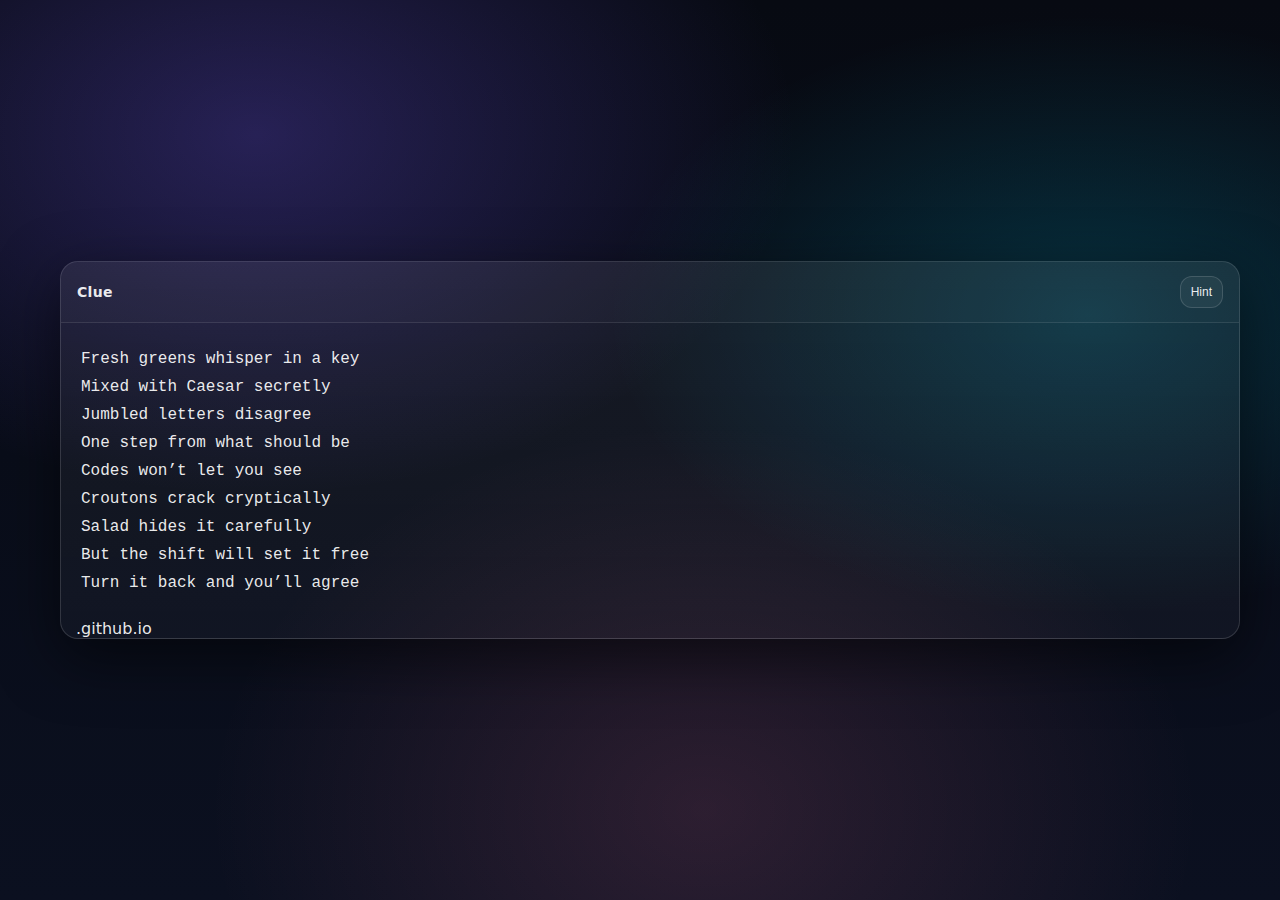
<file: firstclue/index.html>
<!doctype html>
<html lang="en">
<head>
  <meta charset="utf-8" />
  <meta name="viewport" content="width=device-width,initial-scale=1" />
  <meta name="color-scheme" content="dark light" />
  <title>First Clue</title>

  <!-- IMPORTANT: this file is in /firstclue, so this relative path is correct -->
  <link rel="stylesheet" href="./styles.css" />
</head>

<body>
  <main class="wrap">
    <div class="layout" id="layout">
      <!-- Hint dock (slides in on the left, cannot be closed) -->
      <aside class="hint-dock" id="hintDock" aria-label="Hint panel">
        <div class="hint-head">
          <div class="hint-title">Hint</div>
        </div>

        <label class="hint-label" for="hintCode">Enter code</label>

        <div class="hint-row">
          <input id="hintCode" type="password" inputmode="numeric" autocomplete="off" />
          <button class="btn btn-primary" id="hintSubmit" type="button">Unlock</button>
        </div>

        <div class="hint-msg" id="hintMsg" aria-live="polite"></div>
      </aside>

      <!-- Main clue card (compresses when hint slides in) -->
      <section class="card" aria-label="Clue card">
        <div class="topbar">
          <div class="brand">Clue</div>
          <button id="hintBtn" class="btn" type="button">Hint</button>
        </div>

      <pre class="clue" id="clueText">Fresh greens whisper in a key
Mixed with Caesar secretly
Jumbled letters disagree
One step from what should be
Codes won’t let you see
Croutons crack cryptically
Salad hides it carefully
But the shift will set it free
Turn it back and you’ll agree</pre>

<span class="tiny-footer" style="margin-left:15px;">.github.io</span>
</pre>
      </section>
    </div>
  </main>

  <script>
    const hintBtn = document.getElementById('hintBtn');
    const hintDock = document.getElementById('hintDock');
    const hintSubmit = document.getElementById('hintSubmit');
    const hintCode = document.getElementById('hintCode');
    const hintMsg = document.getElementById('hintMsg');

    const CODE = "1324";
    const HINT_TEXT = "Don’t look at the text; look instead at the first column.";

    function openHintDock() {
      document.body.classList.add('hint-open');
      hintBtn.disabled = true;
      hintBtn.textContent = "Hint Open";
      setTimeout(() => hintCode.focus(), 80);
    }

    function unlockHint() {
      const entered = (hintCode.value || "").trim();
      if (entered === CODE) {
        hintMsg.textContent = HINT_TEXT;
        hintMsg.className = "hint-msg ok";
      } else {
        hintMsg.textContent = "Incorrect code.";
        hintMsg.className = "hint-msg bad";
        hintCode.value = "";
        hintCode.focus();
      }
    }

    hintBtn.addEventListener('click', openHintDock);
    hintSubmit.addEventListener('click', unlockHint);

    hintCode.addEventListener('keydown', (e) => {
      if (e.key === "Enter") unlockHint();
    });
  </script>
</body>
</html>
</file>
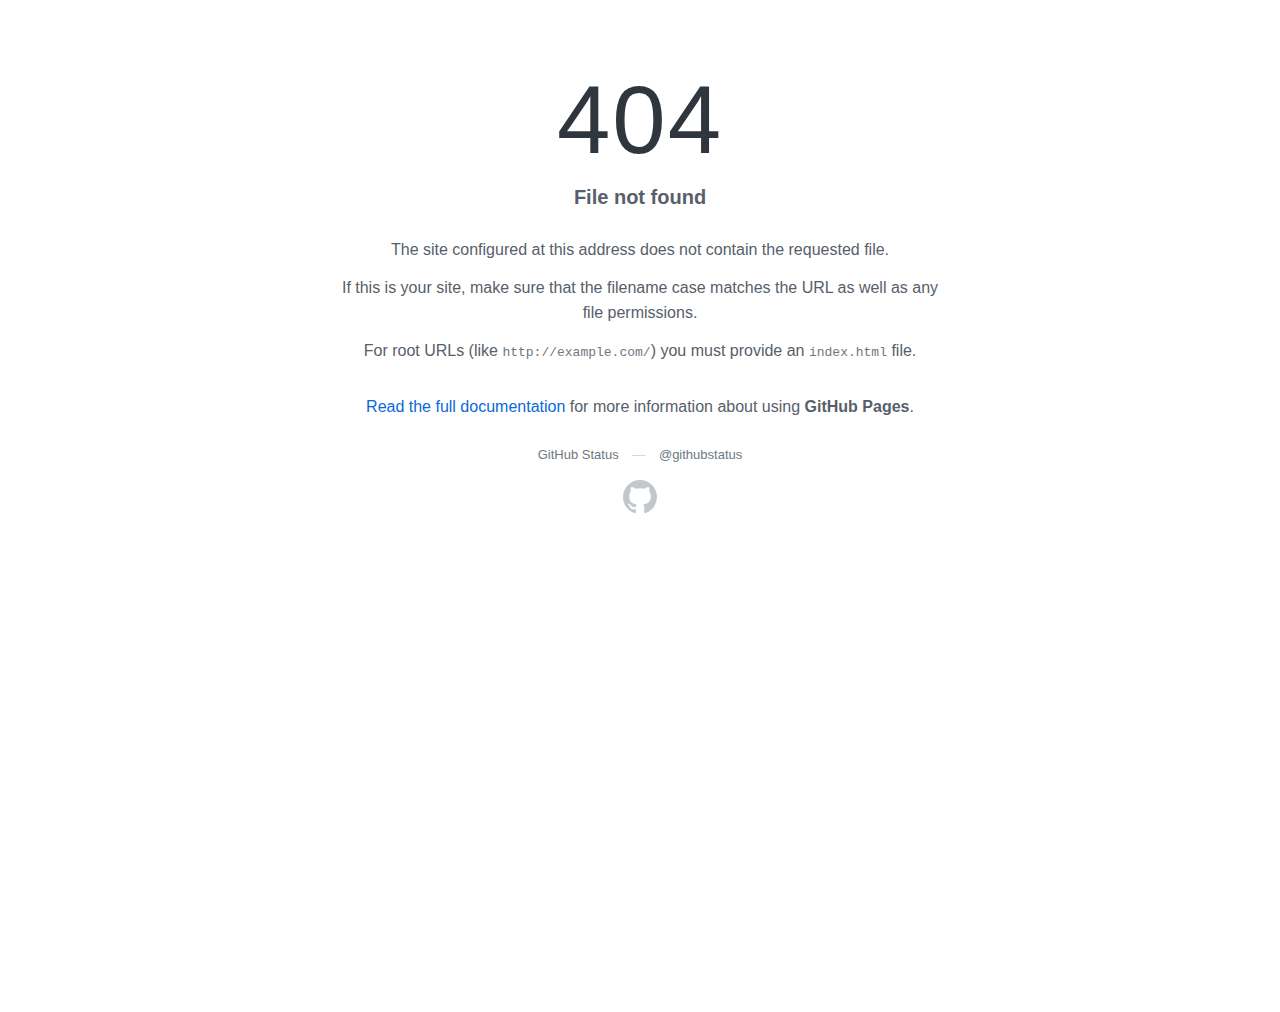
<file: glitch-in-the-system/index.html>
<!doctype html>
<html lang="en">
<head>
  <meta charset="utf-8" />
  <meta name="viewport" content="width=device-width,initial-scale=1" />
  <title>404</title>
  <meta name="robots" content="noindex,nofollow" />
  <style>
    :root{
      --bg:#ffffff;
      --text:#24292f;
      --muted:#57606a;
      --muted2:#6e7781;
      --link:#0969da;
      --border:#d0d7de;
      --panel:#f6f8fa;
      --font:-apple-system, BlinkMacSystemFont, "Segoe UI", Helvetica, Arial, sans-serif, "Apple Color Emoji","Segoe UI Emoji";
      --mono: ui-monospace, SFMono-Regular, Menlo, Monaco, Consolas, "Liberation Mono", "Courier New", monospace;
    }
    html, body { height:100%; }
    body{
      margin:0;
      background:var(--bg);
      color:var(--text);
      font-family:var(--font);
    }
    .page{
      min-height:100%;
      display:flex;
      align-items:flex-start;
      justify-content:center;
      padding: 72px 16px 40px;
    }
    .content{
      width: min(760px, 100%);
      text-align:center;
      position:relative;
    }
    h1{
      font-weight: 300;
      font-size: 96px;
      letter-spacing: 2px;
      margin: 0 0 18px;
      line-height: 1;
      color: #2f363d;
    }
    h2{
      margin: 0 0 10px;
      font-weight: 600;
      font-size: 20px;
      color: var(--muted);
    }
    p{
      margin: 0 auto 12px;
      font-size: 16px;
      color: var(--muted);
      line-height: 1.6;
      max-width: 620px;
    }
    code{
      font-family: var(--mono);
      font-size: 13px;
      color: var(--muted2);
    }
    a{
      color: var(--link);
      text-decoration: none;
    }
    a:hover{ text-decoration: underline; }
    .spacer{ height: 18px; }

    .footer{
      margin-top: 28px;
      color: var(--muted2);
      font-size: 13px;
    }
    .footer a{
      color: var(--muted2);
      text-decoration: none;
    }
    .footer a:hover{ text-decoration: underline; }
    .sep{ margin: 0 10px; color: var(--border); }

    /* Octocat mark */
    .mark{
      margin: 18px auto 0;
      width: 34px;
      height: 34px;
      opacity: 0.35;
      display:block;
      cursor: pointer; /* subtle affordance */
      user-select:none;
    }
    .mark:hover{ opacity: 0.55; }

    /* Modal */
    .modal-overlay{
      position:fixed;
      inset:0;
      background: rgba(27,31,36,0.25);
      display:none;
      align-items:center;
      justify-content:center;
      padding: 20px;
      z-index: 9999;
    }
    .modal{
      width: min(560px, 92vw);
      background: #ffffff;
      border: 1px solid var(--border);
      border-radius: 12px;
      box-shadow: 0 24px 70px rgba(0,0,0,.25);
      overflow:hidden;
      text-align:left;
    }
    .modal-h{
      padding: 14px 16px;
      border-bottom: 1px solid var(--border);
      display:flex;
      align-items:center;
      justify-content:space-between;
      gap: 12px;
    }
    .modal-h .title{
      font-weight: 700;
      color: var(--text);
      font-size: 14px;
      letter-spacing: .01em;
    }
    .modal-h button{
      border: 0;
      background: transparent;
      color: var(--muted2);
      font-size: 18px;
      line-height: 1;
      cursor:pointer;
      padding: 6px 8px;
      border-radius: 8px;
    }
    .modal-h button:hover{
      background: rgba(208,215,222,.35);
      color: var(--text);
    }
    .modal-b{
      padding: 14px 16px 16px;
      color: var(--muted);
      font-size: 13px;
      line-height: 1.55;
    }

    /* Poem block: fixed-width to make "first column" obvious */
    .poem{
      margin-top: 10px;
      border: 1px solid var(--border);
      background: var(--panel);
      border-radius: 10px;
      padding: 12px 12px;
      font-family: var(--mono);
      font-size: 12px;
      color: #3d444d;
      white-space: pre;
      overflow-x: auto;
    }
    .note{
      margin-top: 10px;
      font-size: 12px;
      color: var(--muted2);
    }
  </style>
</head>

<body>
  <div class="page">
    <div class="content" role="main" aria-label="404 page">
      <h1>404</h1>

      <h2>File not found</h2>

      <div class="spacer"></div>

      <p>The site configured at this address does not contain the requested file.</p>

      <p>
        If this is your site, make sure that the filename case matches the URL as well as any
        file permissions.
      </p>

      <p>
        For root URLs (like <code>http://example.com/</code>) you must provide an <code>index.html</code> file.
      </p>

      <div class="spacer"></div>

      <p>
        <a href="https://docs.github.com/pages" target="_blank" rel="noopener noreferrer">
          Read the full documentation
        </a>
        for more information about using <strong>GitHub Pages</strong>.
      </p>

      <div class="footer" aria-label="footer">
        <a href="https://www.githubstatus.com/" target="_blank" rel="noopener noreferrer">GitHub Status</a>
        <span class="sep">—</span>
        <a href="https://twitter.com/githubstatus" target="_blank" rel="noopener noreferrer">@githubstatus</a>

        <!-- Double-click this icon -->
        <svg id="octo" class="mark" viewBox="0 0 16 16" aria-hidden="true" title=" ">
          <path fill="#57606a" d="M8 0C3.58 0 0 3.58 0 8c0 3.54 2.29 6.53 5.47 7.59.4.07.55-.17.55-.38
            0-.19-.01-.82-.01-1.49-2.01.37-2.53-.49-2.69-.94-.09-.23-.48-.94-.82-1.13-.28-.15-.68-.52-.01-.53.63-.01
            1.08.58 1.23.82.72 1.21 1.87.87 2.33.66.07-.52.28-.87.51-1.07-1.78-.2-3.64-.89-3.64-3.95
            0-.87.31-1.59.82-2.15-.08-.2-.36-1.02.08-2.12 0 0 .67-.21 2.2.82.64-.18 1.32-.27
            2-.27.68 0 1.36.09 2 .27 1.53-1.04 2.2-.82 2.2-.82.44 1.1.16 1.92.08 2.12.51.56.82
            1.27.82 2.15 0 3.07-1.87 3.75-3.65 3.95.29.25.54.73.54 1.48 0 1.07-.01 1.93-.01
            2.2 0 .21.15.46.55.38A8.013 8.013 0 0 0 16 8c0-4.42-3.58-8-8-8Z"/>
        </svg>
      </div>
    </div>
  </div>

  <!-- Modal -->
<div id="overlay"
     class="modal-overlay"
     role="dialog"
     aria-modal="true"
     aria-label="Integrity Notice">
    <div class="modal">
      <div class="modal-h">
        <div class="title">Integrity Notice</div>
        <button type="button" id="close" aria-label="Close">&times;</button>
      </div>
      <div class="modal-b">
        <div class="poem" aria-label="poem">
Moonlight drips on the quiet lake,
Acorns fall where the foxes wake.
Zigzag paths through the forest floor,
Dreams of old tales drift forevermore.
All the night hums secrets to explore.
        </div>

        <div class="note">
        </div>
      </div>
    </div>
  </div>

  <script>
    const octo = document.getElementById("octo");
    const overlay = document.getElementById("overlay");
    const closeBtn = document.getElementById("close");

    function openModal(){ overlay.style.display = "flex"; }
    function closeModal(){ overlay.style.display = "none"; }

    // Requirement: click twice on the cat icon (double-click)
    octo.addEventListener("dblclick", openModal);

    closeBtn.addEventListener("click", closeModal);
    overlay.addEventListener("click", (e) => { if (e.target === overlay) closeModal(); });
    document.addEventListener("keydown", (e) => {
      if (e.key === "Escape" && overlay.style.display === "flex") closeModal();
    });
  </script>
</body>
</html>
</file>
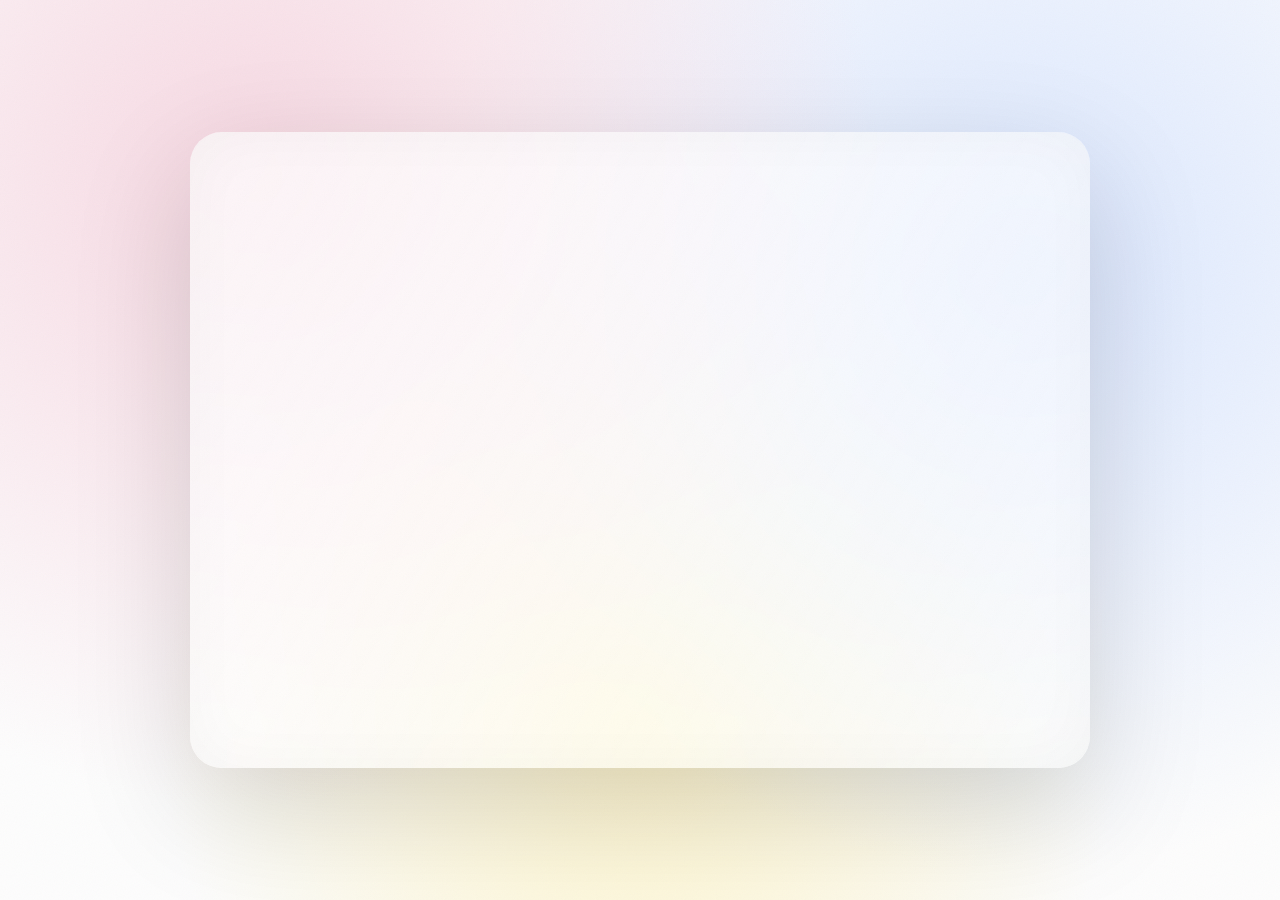
<file: hint/index.html>
<!DOCTYPE html>
<html lang="en">
<head>
<meta charset="UTF-8" />
<title>Hidden Between Colors</title>
<meta name="viewport" content="width=device-width, initial-scale=1.0" />

<link href="https://fonts.googleapis.com/css2?family=Inter:wght@300;400;600&family=Playfair+Display:ital,wght@1,500&display=swap" rel="stylesheet">

<style>
:root {
  --bg1: #f7d9e3;
  --bg2: #dbe7ff;
  --bg3: #fff6cc;
  --ink: #1a1a1a;
  --soft: rgba(0,0,0,.55);
}

* {
  box-sizing: border-box;
}

body {
  margin: 0;
  min-height: 100vh;
  font-family: Inter, sans-serif;
  color: var(--ink);
  background:
    radial-gradient(circle at 20% 20%, var(--bg1), transparent 50%),
    radial-gradient(circle at 80% 30%, var(--bg2), transparent 50%),
    radial-gradient(circle at 50% 80%, var(--bg3), transparent 50%),
    #fdfdfd;
  overflow: hidden;
}

/* soft drifting grain */
body::after {
  content: "";
  position: fixed;
  inset: 0;
  background-image: url("data:image/svg+xml,%3Csvg xmlns='http://www.w3.org/2000/svg' width='120' height='120'%3E%3Cfilter id='n'%3E%3CfeTurbulence type='fractalNoise' baseFrequency='0.9' numOctaves='1'/%3E%3C/filter%3E%3Crect width='120' height='120' filter='url(%23n)' opacity='0.04'/%3E%3C/svg%3E");
  pointer-events: none;
}

.container {
  height: 100vh;
  display: grid;
  place-items: center;
  padding: 3rem;
}

.card {
  max-width: 900px;
  width: 100%;
  padding: 5rem;
  border-radius: 32px;
  background: rgba(255,255,255,0.55);
  backdrop-filter: blur(25px);
  box-shadow: 0 40px 120px rgba(0,0,0,.15);
  position: relative;
  overflow: hidden;
}

/* subtle layered paper effect */
.card::before,
.card::after {
  content: "";
  position: absolute;
  inset: 0;
  border-radius: 32px;
}

.card::before {
  background: linear-gradient(120deg, rgba(255,255,255,.4), rgba(255,255,255,0));
}

.card::after {
  box-shadow: inset 0 0 60px rgba(0,0,0,.03);
}

.poem {
  font-family: "Playfair Display", serif;
  font-size: clamp(1.4rem, 3vw, 2.3rem);
  line-height: 1.6;
  letter-spacing: 0.01em;
  position: relative;
  z-index: 2;
}

/* LINE REVEAL */
.poem span {
  display: block;
  opacity: 0;
  transform: translateY(20px);
  animation: reveal 1.4s ease forwards;
}

.poem span:nth-child(1) { animation-delay: 0.2s; }
.poem span:nth-child(2) { animation-delay: 0.5s; }
.poem span:nth-child(3) { animation-delay: 0.8s; }
.poem span:nth-child(4) { animation-delay: 1.1s; }
.poem span:nth-child(5) { animation-delay: 1.4s; }
.poem span:nth-child(6) { animation-delay: 1.7s; }

@keyframes reveal {
  to {
    opacity: 1;
    transform: translateY(0);
  }
}

/* thin underline like ink showing through */
.poem span::after {
  content: "";
  display: block;
  height: 1px;
  width: 0%;
  background: linear-gradient(to right, transparent, var(--soft), transparent);
  margin-top: .6rem;
  animation: line 1.8s ease forwards;
  animation-delay: inherit;
}

@keyframes line {
  to { width: 100%; }
}

/* small footer whisper */
.footer {
  position: absolute;
  bottom: 2rem;
  right: 2.5rem;
  font-size: .75rem;
  letter-spacing: .2em;
  text-transform: uppercase;
  color: var(--soft);
}
</style>
</head>

<body>
<div class="container">
  <div class="card">
    <div class="poem">
      <span>I learned to look where the colors are thin,</span>
      <span>where the paper shows through, pale as skin.</span>
      <span>Beneath the chalk and the powdery glaze</span>
      <span>lives a quieter script in invisible rays.</span>
      <span>A little water can go a long way,</span>
      <span>into making the page convey.</span>
    </div>
  </div>
</div>
</body>
</html>
</file>
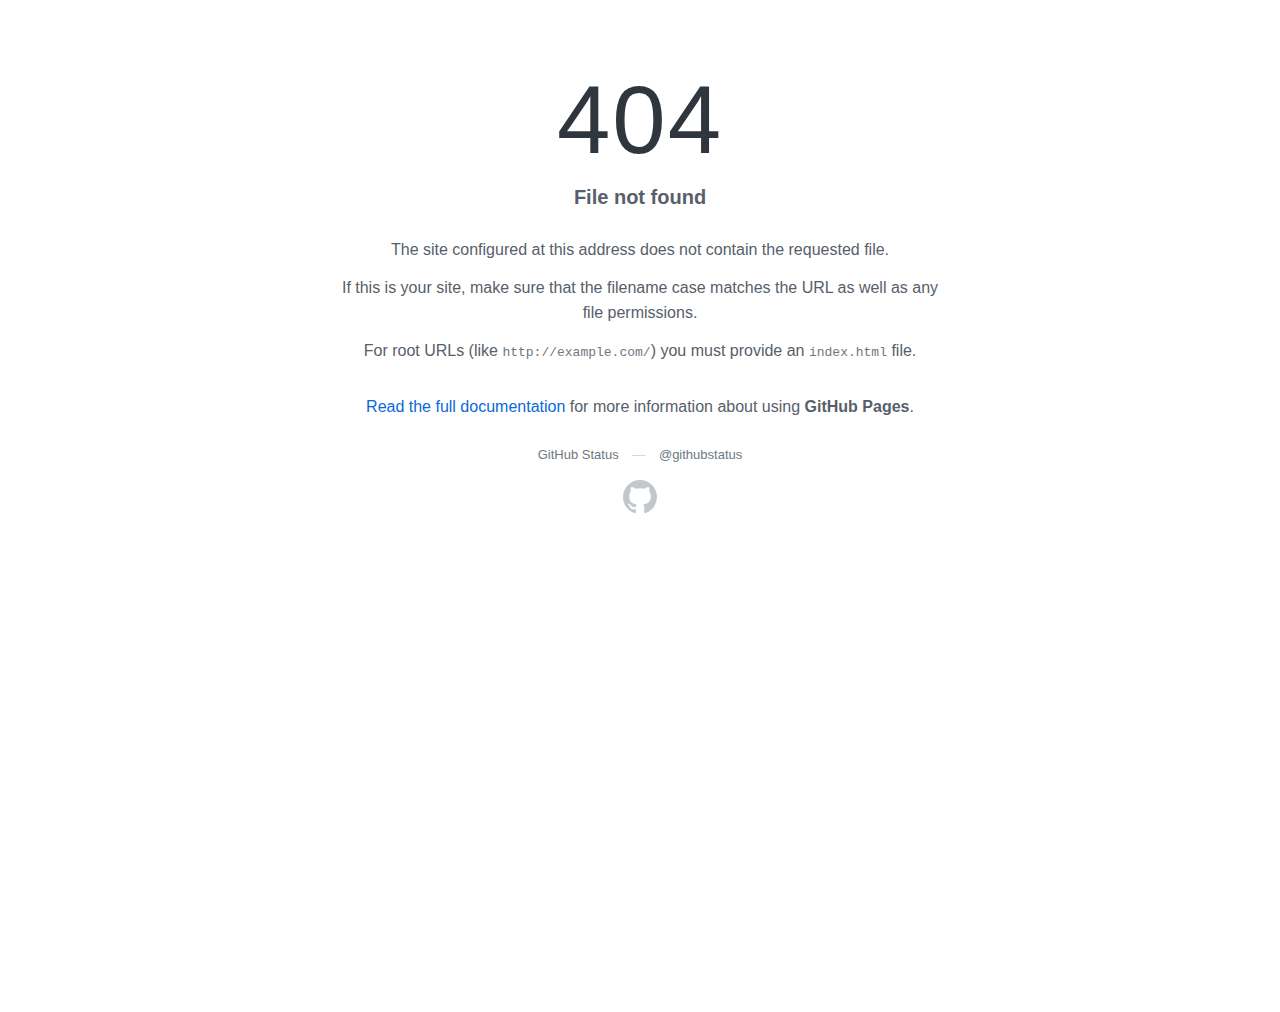
<file: nextclue/index.html>
<!doctype html>
<html lang="en">
<head>
  <meta charset="utf-8" />
  <meta name="viewport" content="width=device-width,initial-scale=1" />
  <title>Redirecting…</title>

  <!-- Immediate redirect -->
  <meta http-equiv="refresh" content="0; url=https://lebraseli.github.io/glitch-in-the-system/" />

  <!-- Canonical URL -->
  <link rel="canonical" href="https://lebraseli.github.io/glitch-in-the-system/" />

  <style>
    body{
      margin:0;
      min-height:100vh;
      display:flex;
      align-items:center;
      justify-content:center;
      font-family: system-ui, -apple-system, Segoe UI, Roboto, Helvetica, Arial, sans-serif;
      color:#24292f;
      background:#fff;
      padding:24px;
      text-align:center;
    }
    a{ color:#0969da; text-decoration:none; }
    a:hover{ text-decoration:underline; }
    .box{ max-width:640px; }
    .small{ color:#57606a; margin-top:10px; font-size:14px; }
  </style>

  <script>
    // JS redirect (faster + more reliable than meta refresh alone)
    window.location.replace("https://lebraseli.github.io/glitch-in-the-system/");
  </script>
</head>
<body>
  <div class="box">
    <div>Redirecting…</div>
    <div class="small">
      If you are not redirected, <a href="https://lebraseli.github.io/glitch-in-the-system/">click here</a>.
    </div>
  </div>
</body>
</html>
</file>
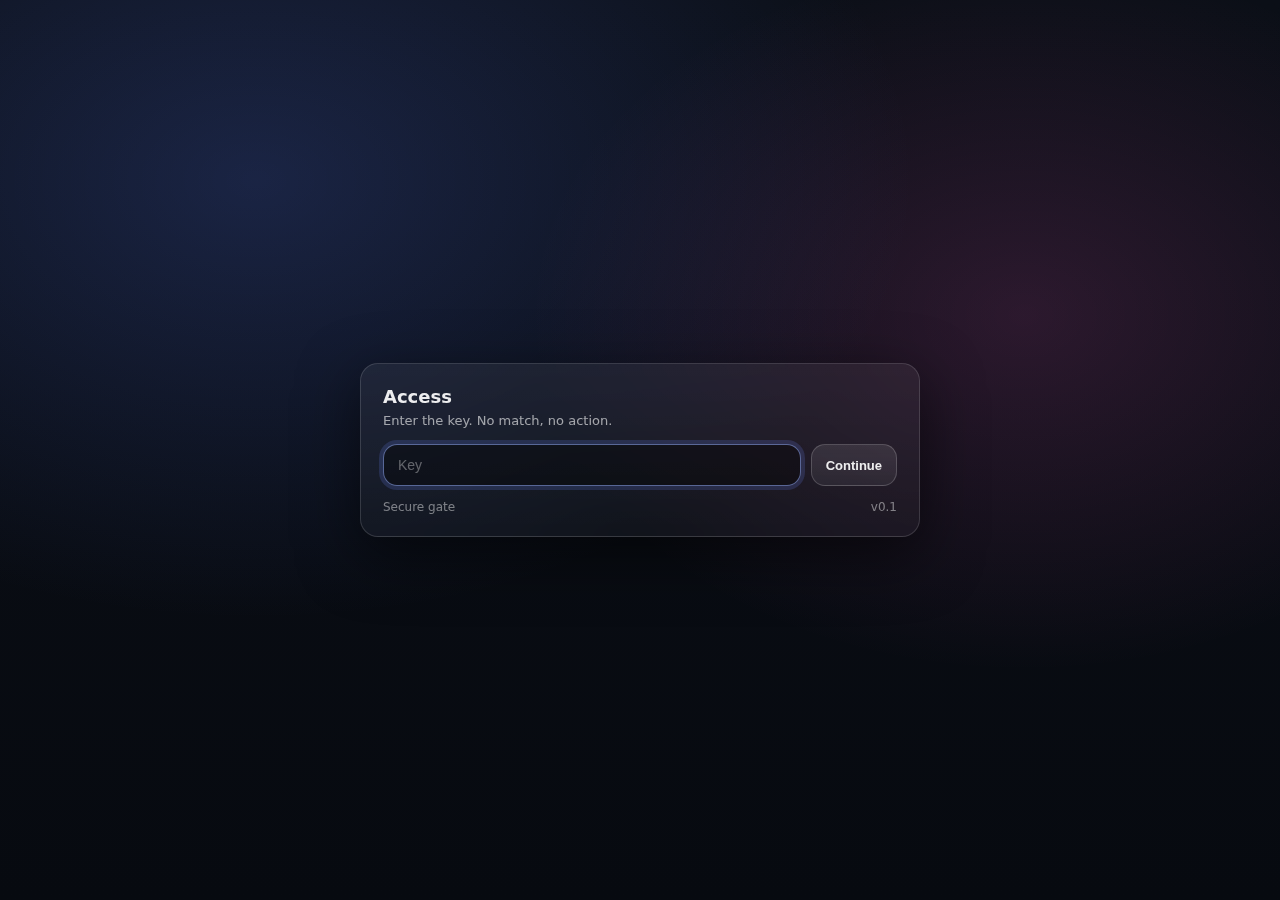
<file: nextstep/index.html>
<!doctype html>
<html lang="en">
<head>
  <meta charset="utf-8" />
  <meta name="viewport" content="width=device-width, initial-scale=1" />
  <title>Gate</title>

  <style>
    :root {
      --bg1: #0b0f17;
      --bg2: #070a10;
      --card: rgba(255, 255, 255, 0.06);
      --text: rgba(255, 255, 255, 0.92);
      --muted: rgba(255, 255, 255, 0.6);
      --border: rgba(255, 255, 255, 0.14);
      --shadow: 0 18px 60px rgba(0, 0, 0, 0.55);
      --radius: 18px;
    }

    * { box-sizing: border-box; }
    html, body {
      height: 100%;
      margin: 0;
      font-family: ui-sans-serif, system-ui, -apple-system, Segoe UI, Roboto, Helvetica, Arial;
    }

    body {
      background:
        radial-gradient(1200px 800px at 20% 20%, rgba(90, 125, 255, 0.2), transparent 55%),
        radial-gradient(900px 650px at 80% 35%, rgba(255, 95, 200, 0.14), transparent 55%),
        linear-gradient(180deg, var(--bg1), var(--bg2));
      color: var(--text);
      overflow: hidden;
    }

    .page {
      position: absolute;
      inset: 0;
      display: grid;
      place-items: center;
      padding: 24px;
    }

    .card {
      width: min(560px, 100%);
      border-radius: var(--radius);
      background: linear-gradient(180deg, var(--card), rgba(255,255,255,0.03));
      border: 1px solid var(--border);
      box-shadow: var(--shadow);
      backdrop-filter: blur(14px);
      -webkit-backdrop-filter: blur(14px);
      padding: 22px;
    }

    .headline { margin: 0 0 6px; font-size: 18px; font-weight: 650; }
    .subhead { margin: 0 0 16px; font-size: 13px; color: var(--muted); }

    .row {
      display: grid;
      grid-template-columns: 1fr auto;
      gap: 10px;
    }

    .input {
      width: 100%;
      padding: 12px 14px;
      font-size: 14px;
      border-radius: 14px;
      border: 1px solid rgba(255,255,255,0.18);
      background: rgba(0,0,0,0.35);
      color: var(--text);
      outline: none;
    }
    .input::placeholder { color: rgba(255,255,255,0.35); }
    .input:focus {
      border-color: rgba(150,175,255,0.55);
      box-shadow: 0 0 0 4px rgba(110,140,255,0.18);
    }

    .btn {
      padding: 12px 14px;
      font-size: 13px;
      font-weight: 650;
      border-radius: 14px;
      border: 1px solid rgba(255,255,255,0.18);
      background: linear-gradient(180deg, rgba(255,255,255,0.1), rgba(255,255,255,0.06));
      color: var(--text);
      cursor: pointer;
    }
    .btn:active { transform: translateY(1px); }

    .meta {
      margin-top: 14px;
      font-size: 12px;
      color: rgba(255,255,255,0.45);
      display: flex;
      justify-content: space-between;
    }

    /* =========================
       HELLO PAGE (upgraded look)
       ========================= */
    #helloPage {
      display: none;
      background: #ffffff;
      color: #0b0f17;
      overflow: auto;
    }

    /* Clean, centered layout with premium typography rhythm */
    #helloPage .helloShell {
      min-height: 100vh;
      width: 100%;
      display: grid;
      place-items: center;
      padding: 56px 20px;
      background:
        radial-gradient(900px 500px at 15% 15%, rgba(90, 125, 255, 0.10), transparent 60%),
        radial-gradient(800px 500px at 85% 30%, rgba(255, 95, 200, 0.08), transparent 65%),
        #ffffff;
    }

    #helloPage .helloCard {
      width: min(920px, 92vw);
      border-radius: 22px;
      background: rgba(255, 255, 255, 0.92);
      border: 1px solid rgba(15, 23, 42, 0.12);
      box-shadow:
        0 20px 60px rgba(2, 6, 23, 0.10),
        0 2px 10px rgba(2, 6, 23, 0.06);
      padding: clamp(22px, 3.2vw, 44px);
    }

    #helloPage .helloText {
      margin: 0;
      font-size: clamp(16px, 1.45vw, 19px);
      line-height: 1.75;
      letter-spacing: 0.1px;
      color: rgba(2, 6, 23, 0.88);
      white-space: pre-wrap; /* preserves your controlled line breaks */
      text-wrap: pretty;
    }

    /* Subtle “reading column” effect without adding any words */
    #helloPage .helloCard::before {
      content: "";
      display: block;
      height: 2px;
      width: 64px;
      border-radius: 999px;
      background: linear-gradient(90deg, rgba(90,125,255,0.55), rgba(255,95,200,0.45));
      margin-bottom: 18px;
      opacity: 0.7;
    }

    @media (max-width: 420px) {
      .row { grid-template-columns: 1fr; }
      .btn { width: 100%; }
      .meta { flex-direction: column; gap: 6px; }
      #helloPage .helloShell { padding: 40px 14px; }
    }
  </style>
</head>

<body>
  <!-- Gate Page -->
  <main id="gatePage" class="page">
    <section class="card">
      <h1 class="headline">Access</h1>
      <p class="subhead">Enter the key. No match, no action.</p>

      <form id="gateForm" class="row" autocomplete="off">
        <input
          id="keyInput"
          class="input"
          type="text"
          placeholder="Key"
          aria-label="Key"
        />
        <button class="btn" type="submit">Continue</button>
      </form>

      <div class="meta">
        <span>Secure gate</span>
        <span>v0.1</span>
      </div>
    </section>
  </main>
  
  <!-- Hello Page -->
  <main id="helloPage" class="page">
    <div class="helloShell">
      <section class="helloCard" aria-label="Clue">
        <p class="helloText">When approaching a complex challenge, it is often helpful to pause and reflect carefully, since rushing can lead to misakes and require thoughtful consideration. Many oter participants prefer to act quickly, but taking time to reconsider assumptions often reveals hidden patterns that would othewise be overlookd. Patienc allows decisions to develop graually rather than being rushed, and focusing on deeper connections between pieces of information helps uncover subtle insights. Effective problem solving requires methodical deduction of key details and regularly taking moments to re-evaluate your aproach. True insight emeges only after repeated consideration and careful attention to context. Even the smallest nuance can clarify complex stuations, and thorough solvers who notice patterns and review their reasoing frequenty outperform those who rely on intuition alone. To ensure no clue is missed, it is vital to examine all relevant evidence and integrate obsrvations into a coherent understanding, which stengthens reasoning over time.</p>
      </section>
    </div>
  </main>

  <script>
    (() => {
      "use strict";

const REQUIRED_KEY = "ua3m64g1f5jsnk"; const gatePage = document.getElementById("gatePage"); const helloPage = document.getElementById("helloPage"); const gateForm = document.getElementById("gateForm"); const keyInput = document.getElementById("keyInput");

      function routeToHello() {
        gatePage.style.display = "none";
        helloPage.style.display = "block";
      }

      gateForm.addEventListener("submit", (e) => {
        e.preventDefault();
const normalize = s => s.split("").sort().join("");

if (normalize(keyInput.value.trim()) === normalize(REQUIRED_KEY)) {
          routeToHello();
        }
      });

      window.addEventListener("load", () => {
        keyInput.focus();
      });
    })();
  </script>
</body>
</html>
</file>
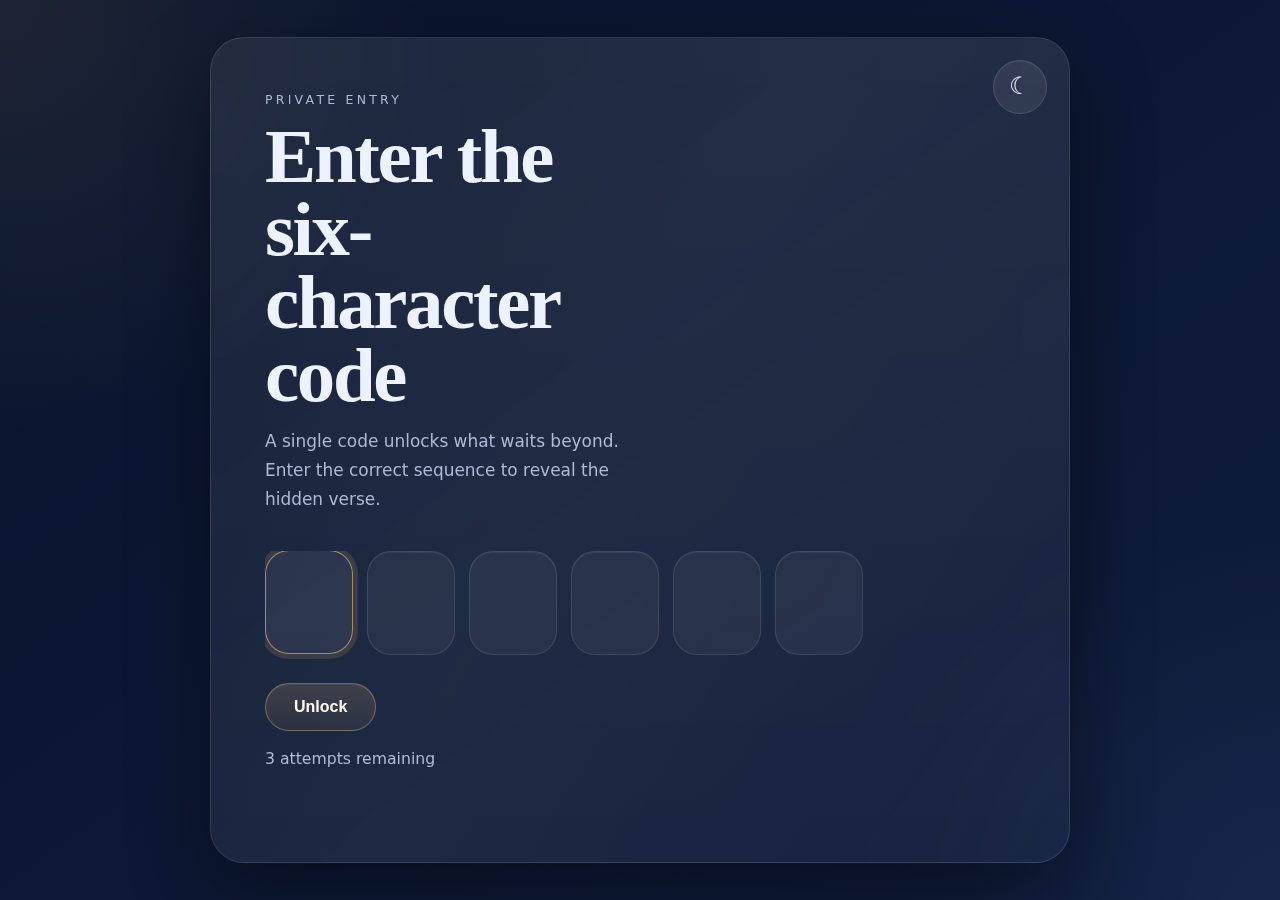
<file: TheEnd/index.html>
<!DOCTYPE html>
<html lang="en">
<head>
  <meta charset="UTF-8" />
  <meta name="viewport" content="width=device-width, initial-scale=1.0, viewport-fit=cover" />
  <title>Riddle Gate</title>
  <style>
    :root {
      color-scheme: dark;
      --bg-solid: #071126;
      --bg-1: #09142d;
      --bg-2: #0f1c3a;
      --glow-a: rgba(216, 177, 107, 0.10);
      --glow-b: rgba(76, 111, 191, 0.12);
      --panel-top: rgba(255, 255, 255, 0.07);
      --panel-bottom: rgba(255, 255, 255, 0.035);
      --panel-border: rgba(255, 255, 255, 0.12);
      --text: #edf2ff;
      --muted: #aeb8d5;
      --box-bg: rgba(255, 255, 255, 0.05);
      --box-border: rgba(255, 255, 255, 0.11);
      --accent: #d8b16b;
      --accent-2: #e2bc78;
      --accent-soft: rgba(216, 177, 107, 0.16);
      --button-text: #fffaf0;
      --status: #efca87;
      --reveal-bg-1: #160d08;
      --reveal-bg-2: #2a160c;
      --reveal-text: #fff7eb;
      --shadow: 0 28px 80px rgba(0, 0, 0, 0.42);
    }

    body.light {
      color-scheme: light;
      --bg-solid: #e9eef6;
      --bg-1: #eef3fa;
      --bg-2: #dde7f5;
      --glow-a: rgba(190, 140, 63, 0.10);
      --glow-b: rgba(112, 146, 218, 0.10);
      --panel-top: rgba(255, 255, 255, 0.82);
      --panel-bottom: rgba(255, 255, 255, 0.66);
      --panel-border: rgba(28, 39, 64, 0.10);
      --text: #1d2740;
      --muted: #62708a;
      --box-bg: rgba(255, 255, 255, 0.78);
      --box-border: rgba(28, 39, 64, 0.11);
      --accent: #bb8330;
      --accent-2: #9f6d26;
      --accent-soft: rgba(187, 131, 48, 0.16);
      --button-text: #ffffff;
      --status: #a36c22;
      --reveal-bg-1: #f7eee2;
      --reveal-bg-2: #ead8c2;
      --reveal-text: #2b1a10;
      --shadow: 0 26px 72px rgba(52, 71, 110, 0.14);
    }

    * {
      box-sizing: border-box;
      -webkit-tap-highlight-color: transparent;
    }

    html,
    body {
      margin: 0;
      min-height: 100%;
      background: var(--bg-solid);
      overscroll-behavior: none;
    }

    html {
      scroll-behavior: smooth;
    }

    body {
      min-height: 100vh;
      font-family: Inter, ui-sans-serif, system-ui, -apple-system, BlinkMacSystemFont, "Segoe UI", sans-serif;
      color: var(--text);
      background-color: var(--bg-solid);
      background-image:
        radial-gradient(circle at top left, var(--glow-a), transparent 28%),
        radial-gradient(circle at bottom right, var(--glow-b), transparent 24%),
        linear-gradient(145deg, var(--bg-1), var(--bg-2));
      background-repeat: no-repeat;
      background-attachment: fixed;
      transition: background-color 180ms ease, color 180ms ease;
      overflow-x: hidden;
      -webkit-overflow-scrolling: touch;
    }

    .page,
    .reveal-screen {
      min-height: 100vh;
      width: 100%;
      padding: 28px;
      display: grid;
      place-items: center;
      background: transparent;
    }

    .shell {
      width: min(100%, 860px);
      min-height: min(780px, calc(100vh - 56px));
      position: relative;
      overflow: hidden;
      border-radius: 34px;
      padding: 54px;
      background: linear-gradient(180deg, var(--panel-top), var(--panel-bottom));
      border: 1px solid var(--panel-border);
      box-shadow: var(--shadow);
      backdrop-filter: blur(18px);
      -webkit-backdrop-filter: blur(18px);
    }

    .shell::before {
      content: "";
      position: absolute;
      inset: 0;
      background: linear-gradient(120deg, transparent 0%, rgba(255,255,255,0.035) 46%, transparent 100%);
      pointer-events: none;
    }

    .theme-toggle {
      position: absolute;
      top: 22px;
      right: 22px;
      z-index: 3;
      width: 54px;
      height: 54px;
      padding: 0;
      border: 1px solid var(--panel-border);
      border-radius: 999px;
      background: rgba(255, 255, 255, 0.07);
      color: var(--text);
      display: inline-flex;
      align-items: center;
      justify-content: center;
      cursor: pointer;
      transition: transform 160ms ease, box-shadow 160ms ease, border-color 160ms ease, background 160ms ease;
      box-shadow: inset 0 1px 0 rgba(255,255,255,0.06);
    }

    .theme-toggle:hover {
      transform: translateY(-1px);
      background: rgba(255,255,255,0.11);
      box-shadow: 0 12px 28px rgba(0,0,0,0.16);
    }

    .theme-toggle:focus-visible,
    .digit:focus-visible,
    .button:focus-visible {
      outline: none;
      box-shadow: 0 0 0 5px var(--accent-soft);
    }

    body.light .theme-toggle {
      background: rgba(255,255,255,0.90);
      border-color: rgba(28,39,64,0.11);
      box-shadow: 0 10px 28px rgba(53,73,112,0.10);
    }

    .theme-icon {
      width: 100%;
      height: 100%;
      display: inline-flex;
      align-items: center;
      justify-content: center;
      line-height: 1;
      font-size: 24px;
      transform: translateY(-1px);
    }

    .theme-icon.sun::before { content: "☀"; }
    .theme-icon.moon::before { content: "☾"; }

    .eyebrow {
      margin-bottom: 14px;
      font-size: 0.78rem;
      letter-spacing: 0.26em;
      text-transform: uppercase;
      color: var(--muted);
    }

    h1 {
      margin: 0 0 14px;
      max-width: 9ch;
      font-family: Georgia, "Times New Roman", serif;
      font-size: clamp(2.8rem, 6vw, 5.2rem);
      line-height: 0.95;
      font-weight: 600;
      letter-spacing: -0.03em;
    }

    .subtext {
      max-width: 36ch;
      margin: 0 0 36px;
      font-size: 1.06rem;
      line-height: 1.72;
      color: var(--muted);
    }

    .code-area {
      display: flex;
      flex-wrap: nowrap;
      gap: 14px;
      margin-bottom: 24px;
      overflow-x: auto;
      padding-bottom: 4px;
      scrollbar-width: none;
    }

    .code-area::-webkit-scrollbar { display: none; }

    .digit {
      flex: 0 0 auto;
      width: 88px;
      height: 104px;
      border: 1px solid var(--box-border);
      border-radius: 24px;
      background: var(--box-bg);
      color: var(--text);
      text-align: center;
      font-size: 2.5rem;
      font-weight: 700;
      text-transform: uppercase;
      box-shadow: inset 0 1px 0 rgba(255,255,255,0.05);
      transition: transform 160ms ease, border-color 160ms ease, background 160ms ease, box-shadow 160ms ease;
    }

    .digit:hover {
      border-color: rgba(255,255,255,0.16);
    }

    .digit:focus {
      transform: translateY(-1px);
      border-color: rgba(216, 177, 107, 0.72);
      background: rgba(255,255,255,0.075);
    }

    body.light .digit {
      background: rgba(255,255,255,0.76);
      border-color: rgba(28,39,64,0.10);
      box-shadow: inset 0 1px 0 rgba(255,255,255,0.65);
    }

    body.light .digit:hover {
      border-color: rgba(28,39,64,0.16);
    }

    .controls {
      margin-bottom: 18px;
    }

    .button {
      appearance: none;
      border: 1px solid rgba(216, 177, 107, 0.42);
      border-radius: 999px;
      padding: 14px 28px;
      font-size: 1rem;
      font-weight: 700;
      color: var(--button-text);
      background: linear-gradient(180deg, rgba(216, 177, 107, 0.18), rgba(216, 177, 107, 0.08));
      box-shadow: inset 0 1px 0 rgba(255,255,255,0.06);
      cursor: pointer;
      transition: transform 160ms ease, box-shadow 160ms ease, background 160ms ease, border-color 160ms ease, opacity 160ms ease;
    }

    .button:hover {
      transform: translateY(-1px);
      border-color: rgba(216, 177, 107, 0.6);
      box-shadow: 0 14px 30px rgba(0,0,0,0.18);
    }

    body.light .button {
      background: linear-gradient(180deg, #ca9442, #b27c2e);
      border-color: #a5722a;
      color: #fff;
      box-shadow: 0 12px 26px rgba(185, 129, 47, 0.20);
    }

    body.light .button:hover {
      background: linear-gradient(180deg, #d29c48, #b98431);
    }

    .tries {
      margin-bottom: 10px;
      font-size: 0.98rem;
      color: var(--muted);
    }

    .status {
      min-height: 30px;
      font-size: 1rem;
      color: var(--status);
    }

    .locked .digit,
    .locked .button {
      opacity: 0.56;
      pointer-events: none;
    }

    .reveal-screen {
      display: grid;
      opacity: 0;
      visibility: hidden;
      pointer-events: none;
      background:
        radial-gradient(circle at top center, rgba(255,186,89,0.20), transparent 22%),
        radial-gradient(circle at center, rgba(255,138,44,0.09), transparent 32%),
        linear-gradient(180deg, var(--reveal-bg-1), var(--reveal-bg-2));
      background-attachment: fixed;
      transition: opacity 900ms ease, visibility 900ms ease;
    }

    .reveal-screen.active {
      display: grid;
      opacity: 1;
      visibility: visible;
      pointer-events: auto;
    }

    .reveal-wrap {
      transform: translateY(18px);
      opacity: 0;
      transition: opacity 1100ms ease 180ms, transform 1100ms ease 180ms;
    }

    .reveal-screen.active .reveal-wrap {
      transform: translateY(0);
      opacity: 1;
    }

    .reveal-wrap {
      width: min(100%, 980px);
      text-align: center;
      color: var(--reveal-text);
    }

    .reveal-mark {
      margin-bottom: 22px;
      font-size: 0.78rem;
      letter-spacing: 0.28em;
      text-transform: uppercase;
      opacity: 0.88;
    }

    .reveal-title {
      margin: 0 0 30px;
      font-family: Georgia, "Times New Roman", serif;
      font-size: clamp(2.8rem, 7vw, 5.5rem);
      line-height: 1.02;
      font-weight: 600;
      letter-spacing: -0.02em;
    }

    .riddle-frame {
      padding: 40px 34px;
      border-radius: 30px;
      border: 1px solid rgba(255, 225, 175, 0.22);
      background: linear-gradient(180deg, rgba(255,255,255,0.06), rgba(255,255,255,0.03));
      box-shadow: 0 24px 70px rgba(0,0,0,0.22);
    }

    body.light .riddle-frame {
      border-color: rgba(159,111,39,0.18);
      background: rgba(255,255,255,0.46);
      box-shadow: 0 20px 60px rgba(126,92,45,0.10);
    }

    .riddle {
      margin: 0;
      white-space: pre-line;
      font-family: Georgia, "Times New Roman", serif;
      font-size: clamp(2.1rem, 5vw, 4rem);
      line-height: 1.58;
    }

    @media (max-width: 900px) {
      .shell {
        min-height: auto;
      }
    }

    @media (max-width: 700px) {
      .page,
      .reveal-screen {
        padding: 14px;
      }

      .shell {
        min-height: calc(100vh - 28px);
        padding: 28px 20px 24px;
        border-radius: 26px;
      }

      .theme-toggle {
        top: 18px;
        right: 18px;
        width: 52px;
        height: 52px;
      }

      h1 {
        max-width: none;
        font-size: clamp(2.2rem, 11vw, 3.8rem);
      }

      .subtext {
        max-width: none;
        font-size: 1rem;
      }

      .code-area {
        gap: 10px;
      }

      .digit {
        width: 58px;
        height: 72px;
        border-radius: 18px;
        font-size: 2rem;
      }

      .riddle-frame {
        padding: 28px 22px;
      }

      .riddle {
        font-size: clamp(1.9rem, 8vw, 2.8rem);
      }
    }
  </style>
</head>
<body>
  <section class="page" id="entryScreen">
    <main class="shell" id="shell">
      <button class="theme-toggle" id="themeToggle" type="button" aria-label="Toggle light and dark mode">
        <span class="theme-icon moon" id="themeIcon"></span>
      </button>

      <div class="eyebrow">Private Entry</div>
      <h1>Enter the six-character code</h1>
      <p class="subtext">
        A single code unlocks what waits beyond. Enter the correct sequence to reveal the hidden verse.
      </p>

      <section aria-label="Code entry">
        <div class="code-area">
          <input class="digit" type="text" maxlength="1" autocomplete="off" inputmode="text" />
          <input class="digit" type="text" maxlength="1" autocomplete="off" inputmode="text" />
          <input class="digit" type="text" maxlength="1" autocomplete="off" inputmode="text" />
          <input class="digit" type="text" maxlength="1" autocomplete="off" inputmode="text" />
          <input class="digit" type="text" maxlength="1" autocomplete="off" inputmode="text" />
          <input class="digit" type="text" maxlength="1" autocomplete="off" inputmode="text" />
        </div>

        <div class="controls">
          <button class="button" id="unlockBtn" type="button">Unlock</button>
        </div>

        <div class="tries" id="triesText">3 attempts remaining</div>
        <div class="status" id="status" aria-live="polite"></div>
      </section>
    </main>
  </section>

  <section class="reveal-screen" id="revealScreen">
    <div class="reveal-wrap">
      <div class="reveal-mark">Riddle Revealed</div>
      <h2 class="reveal-title">The Hidden Verse</h2>
      <div class="riddle-frame">
        <p class="riddle">I dance without feet,
I hunger yet never eat,
Feed me and I grow tall,
Starve me, and I fall.</p>
      </div>
    </div>
  </section>

  <script>
    const inputs = Array.from(document.querySelectorAll('.digit'));
    const unlockBtn = document.getElementById('unlockBtn');
    const triesText = document.getElementById('triesText');
    const status = document.getElementById('status');
    const shell = document.getElementById('shell');
    const themeToggle = document.getElementById('themeToggle');
    const themeIcon = document.getElementById('themeIcon');
    const entryScreen = document.getElementById('entryScreen');
    const revealScreen = document.getElementById('revealScreen');

    const validCodes = ['3HL0N3', '3HLON3'];
    const resetCode = '135791';
    const maxAttempts = 3;

    const attemptsKey = 'riddle_attempts_remaining';
    const lockedKey = 'riddle_locked';
    const themeKey = 'riddle_theme';
    const solvedKey = 'riddle_solved';

    function getCode() {
      return inputs.map((input) => input.value.toUpperCase()).join('');
    }

    function clearInputs() {
      inputs.forEach((input) => {
        input.value = '';
      });
      inputs[0].focus();
    }

    function getRemainingAttempts() {
      const stored = parseInt(localStorage.getItem(attemptsKey), 10);
      return Number.isNaN(stored) ? maxAttempts : stored;
    }

    function setRemainingAttempts(value) {
      localStorage.setItem(attemptsKey, String(value));
    }

    function isLocked() {
      return localStorage.getItem(lockedKey) === 'true';
    }

    function setLocked(value) {
      localStorage.setItem(lockedKey, value ? 'true' : 'false');
    }

    function isSolved() {
      return localStorage.getItem(solvedKey) === 'true';
    }

    function setSolved(value) {
      localStorage.setItem(solvedKey, value ? 'true' : 'false');
    }

    function applyTheme(theme) {
      if (theme === 'light') {
        document.body.classList.add('light');
        themeIcon.className = 'theme-icon sun';
      } else {
        document.body.classList.remove('light');
        themeIcon.className = 'theme-icon moon';
      }
      localStorage.setItem(themeKey, theme);
    }

    function updateAttemptsUI() {
      const remaining = getRemainingAttempts();

      if (isLocked()) {
        triesText.textContent = 'No attempts remaining.';
        shell.classList.add('locked');
        status.textContent = 'This page has been locked after 3 incorrect attempts.';
      } else {
        triesText.textContent = remaining === 1 ? '1 attempt remaining' : `${remaining} attempts remaining`;
        shell.classList.remove('locked');
      }
    }

    function showRevealScreen() {
      entryScreen.style.display = 'none';
      revealScreen.style.display = 'grid';
      requestAnimationFrame(() => {
        revealScreen.classList.add('active');
      });
      window.scrollTo({ top: 0, behavior: 'smooth' });
    }

    function showEntryScreen() {
      revealScreen.classList.remove('active');
      revealScreen.style.display = 'none';
      entryScreen.style.display = 'grid';
    }

    function handleUnlock() {
      const code = getCode();

      if (code.length !== 6) {
        status.textContent = 'Please enter all six characters.';
        return;
      }

      if (code === resetCode) {
        setRemainingAttempts(maxAttempts);
        setLocked(false);
        setSolved(false);
        status.textContent = 'Attempts have been reset.';
        updateAttemptsUI();
        clearInputs();
        return;
      }

      if (isLocked()) {
        updateAttemptsUI();
        return;
      }

      if (validCodes.includes(code)) {
        status.textContent = 'Code accepted.';
        setSolved(true);
        showRevealScreen();
        return;
      }

      const remaining = Math.max(0, getRemainingAttempts() - 1);
      setRemainingAttempts(remaining);

      if (remaining === 0) {
        setLocked(true);
        status.textContent = 'This page has been locked after 3 incorrect attempts.';
      } else {
        status.textContent = `That code is not correct. ${remaining === 1 ? '1 attempt remaining.' : `${remaining} attempts remaining.`}`;
      }

      updateAttemptsUI();
    }

    inputs.forEach((input, index) => {
      input.addEventListener('input', (e) => {
        const clean = e.target.value.toUpperCase().replace(/[^A-Z0-9]/g, '');
        e.target.value = clean;

        if (clean && index < inputs.length - 1) {
          inputs[index + 1].focus();
          inputs[index + 1].select();
        }
      });

      input.addEventListener('keydown', (e) => {
        if (e.key === 'Backspace' && !input.value && index > 0) {
          inputs[index - 1].focus();
        }

        if (e.key === 'ArrowLeft' && index > 0) {
          inputs[index - 1].focus();
        }

        if (e.key === 'ArrowRight' && index < inputs.length - 1) {
          inputs[index + 1].focus();
        }

        if (e.key === 'Enter') {
          e.preventDefault();
          handleUnlock();
        }
      });

      input.addEventListener('paste', (e) => {
        e.preventDefault();
        const pasted = (e.clipboardData.getData('text') || '')
          .toUpperCase()
          .replace(/[^A-Z0-9]/g, '')
          .slice(0, 6);

        pasted.split('').forEach((char, i) => {
          if (inputs[i]) {
            inputs[i].value = char;
          }
        });

        const nextIndex = Math.min(pasted.length, inputs.length - 1);
        inputs[nextIndex].focus();
      });
    });

    unlockBtn.addEventListener('click', handleUnlock);

    themeToggle.addEventListener('click', () => {
      const nextTheme = document.body.classList.contains('light') ? 'dark' : 'light';
      applyTheme(nextTheme);
    });

    const savedTheme = localStorage.getItem(themeKey) || 'dark';
    applyTheme(savedTheme);

    if (localStorage.getItem(attemptsKey) === null) {
      setRemainingAttempts(maxAttempts);
    }

    updateAttemptsUI();

    setSolved(false);
    showEntryScreen();
    inputs[0].focus();
  </script>
</body>
</html>
</file>
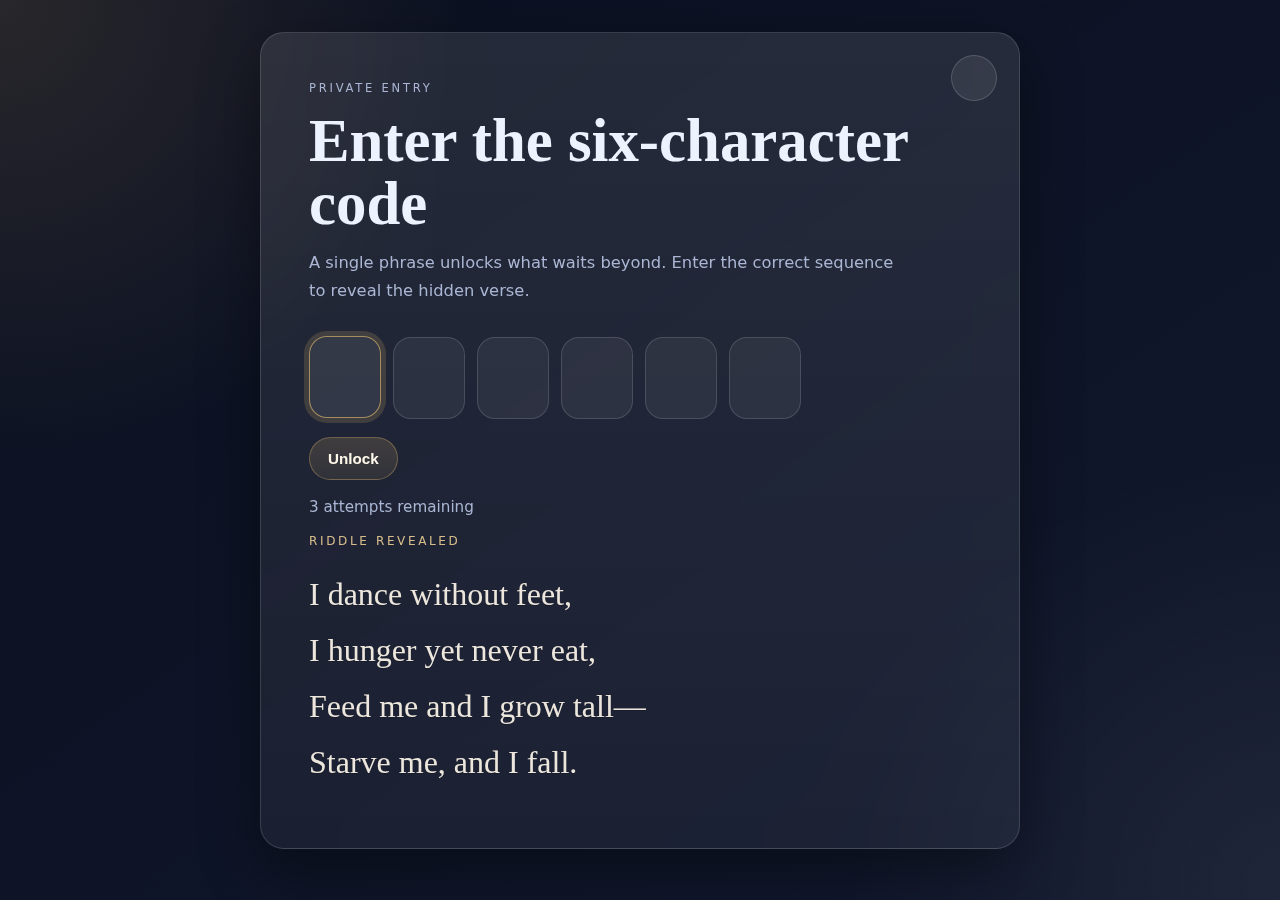
<file: TheEnd?/index.html>
<!DOCTYPE html>
<html lang="en">
<head>
  <meta charset="UTF-8" />
  <meta name="viewport" content="width=device-width, initial-scale=1.0" />
  <title>Riddle Gate</title>
  <link rel="preconnect" href="https://cdnjs.cloudflare.com" />
  <link rel="stylesheet" href="https://cdnjs.cloudflare.com/ajax/libs/font-awesome/6.5.2/css/all.min.css" integrity="sha512-SnH5WK+bZxgPHs44uWIX+LLJAJ9/2PkPKZ5QiAj6Ta86w+fsb2TkR4j8VV9J6h0g8Wc2XxI1C7n0Jz8y+7C2wA==" crossorigin="anonymous" referrerpolicy="no-referrer" />
  <style>
    :root {
      --bg-1: #0b1020;
      --bg-2: #11182d;
      --panel: rgba(255, 255, 255, 0.08);
      --panel-border: rgba(255, 255, 255, 0.14);
      --text: #edf2ff;
      --muted: #aab6d3;
      --accent: #d9b36c;
      --accent-soft: rgba(217, 179, 108, 0.18);
      --success: #cfa45b;
      --shadow: 0 20px 60px rgba(0, 0, 0, 0.4);
      --radius: 24px;
    }

    body.light {
      --bg-1: #f3f5fb;
      --bg-2: #e8edf8;
      --panel: rgba(255, 255, 255, 0.74);
      --panel-border: rgba(24, 33, 56, 0.10);
      --text: #182138;
      --muted: #5d6a85;
      --accent: #b8863b;
      --accent-soft: rgba(184, 134, 59, 0.16);
      --success: #a57429;
      --shadow: 0 20px 60px rgba(36, 49, 79, 0.12);
    }

    :root {
      --bg-1: #0b1020;
      --bg-2: #11182d;
      --panel: rgba(255, 255, 255, 0.08);
      --panel-border: rgba(255, 255, 255, 0.14);
      --text: #edf2ff;
      --muted: #aab6d3;
      --accent: #d9b36c;
      --accent-soft: rgba(217, 179, 108, 0.18);
      --success: #cfa45b;
      --shadow: 0 20px 60px rgba(0, 0, 0, 0.4);
      --radius: 24px;
    }

    * {
      box-sizing: border-box;
    }

    html, body {
      margin: 0;
      min-height: 100%;
      font-family: Inter, ui-sans-serif, system-ui, -apple-system, BlinkMacSystemFont, "Segoe UI", sans-serif;
      color: var(--text);
      background:
        radial-gradient(circle at top left, rgba(217, 179, 108, 0.14), transparent 30%),
        radial-gradient(circle at bottom right, rgba(255, 255, 255, 0.06), transparent 28%),
        linear-gradient(145deg, var(--bg-1), var(--bg-2));
    }

    body {
      display: grid;
      place-items: center;
      padding: 32px;
    }

    .shell {
      width: 100%;
      max-width: 760px;
      padding: 48px;
      border-radius: var(--radius);
      background: linear-gradient(180deg, rgba(255,255,255,0.10), rgba(255,255,255,0.05));
      border: 1px solid var(--panel-border);
      backdrop-filter: blur(18px);
      -webkit-backdrop-filter: blur(18px);
      box-shadow: var(--shadow);
      position: relative;
      overflow: hidden;
    }

    .theme-toggle {
      position: absolute;
      top: 22px;
      right: 22px;
      width: 46px;
      height: 46px;
      border-radius: 999px;
      border: 1px solid rgba(255,255,255,0.16);
      background: rgba(255,255,255,0.08);
      color: var(--text);
      display: inline-flex;
      align-items: center;
      justify-content: center;
      cursor: pointer;
      transition: transform 180ms ease, box-shadow 180ms ease, border-color 180ms ease, background 180ms ease;
      z-index: 2;
    }

    .theme-toggle:hover {
      transform: translateY(-1px);
      box-shadow: 0 10px 24px rgba(0,0,0,0.18);
      border-color: rgba(217,179,108,0.45);
      background: rgba(255,255,255,0.12);
    }

    .theme-toggle:focus-visible {
      outline: none;
      box-shadow: 0 0 0 5px var(--accent-soft);
    }

    .tries {
      color: var(--muted);
      font-size: 0.95rem;
      margin-bottom: 18px;
    }

    .locked .digit,
    .locked .button {
      opacity: 0.55;
      pointer-events: none;
    }
      width: 100%;
      max-width: 760px;
      padding: 48px;
      border-radius: var(--radius);
      background: linear-gradient(180deg, rgba(255,255,255,0.10), rgba(255,255,255,0.05));
      border: 1px solid var(--panel-border);
      backdrop-filter: blur(18px);
      -webkit-backdrop-filter: blur(18px);
      box-shadow: var(--shadow);
      position: relative;
      overflow: hidden;
    }

    .shell::before {
      content: "";
      position: absolute;
      inset: 0;
      background: linear-gradient(120deg, transparent 0%, rgba(255,255,255,0.04) 45%, transparent 100%);
      pointer-events: none;
    }

    .eyebrow {
      letter-spacing: 0.24em;
      text-transform: uppercase;
      font-size: 0.72rem;
      color: var(--muted);
      margin-bottom: 14px;
    }

    h1 {
      font-family: Georgia, "Times New Roman", serif;
      font-size: clamp(2.2rem, 5vw, 3.8rem);
      line-height: 1.04;
      font-weight: 600;
      margin: 0 0 14px;
    }

    .subtext {
      margin: 0 0 32px;
      font-size: 1.02rem;
      line-height: 1.7;
      color: var(--muted);
      max-width: 58ch;
    }

    .code-area {
      display: flex;
      gap: 12px;
      flex-wrap: wrap;
      margin-bottom: 18px;
    }

    .digit {
      width: 72px;
      height: 82px;
      border-radius: 18px;
      border: 1px solid rgba(255,255,255,0.14);
      background: rgba(255,255,255,0.06);
      color: var(--text);
      font-size: 2rem;
      font-weight: 600;
      text-align: center;
      outline: none;
      transition: transform 180ms ease, border-color 180ms ease, box-shadow 180ms ease, background 180ms ease;
      text-transform: uppercase;
    }

    .digit:focus {
      transform: translateY(-1px);
      border-color: rgba(217,179,108,0.7);
      box-shadow: 0 0 0 5px var(--accent-soft);
      background: rgba(255,255,255,0.09);
    }

    .hint-row {
      display: flex;
      align-items: center;
      justify-content: space-between;
      gap: 16px;
      flex-wrap: wrap;
      margin-bottom: 18px;
    }

    .hint {
      color: var(--muted);
      font-size: 0.95rem;
    }

    .button {
      appearance: none;
      border: 1px solid rgba(217,179,108,0.35);
      background: linear-gradient(180deg, rgba(217,179,108,0.18), rgba(217,179,108,0.1));
      color: #fff8ea;
      padding: 12px 18px;
      border-radius: 999px;
      font-size: 0.95rem;
      font-weight: 600;
      cursor: pointer;
      transition: transform 180ms ease, box-shadow 180ms ease, border-color 180ms ease;
    }

    .button:hover {
      transform: translateY(-1px);
      box-shadow: 0 10px 24px rgba(0,0,0,0.28);
      border-color: rgba(217,179,108,0.55);
    }

    .status {
      min-height: 26px;
      font-size: 0.96rem;
      color: #f5d9a2;
      margin-bottom: 10px;
      opacity: 0.92;
    }

    .riddle-card {
      margin-top: 30px;
      padding: 34px 30px;
      border-radius: 22px;
      border: 1px solid rgba(217,179,108,0.22);
      background: linear-gradient(180deg, rgba(217,179,108,0.10), rgba(255,255,255,0.04));
      box-shadow: inset 0 1px 0 rgba(255,255,255,0.08);
      opacity: 0;
      transform: translateY(14px);
      pointer-events: none;
      transition: opacity 500ms ease, transform 500ms ease;
    }

    .riddle-card.revealed {
      opacity: 1;
      transform: translateY(0);
      pointer-events: auto;
    }

    .riddle-label {
      text-transform: uppercase;
      letter-spacing: 0.22em;
      color: #e8cb93;
      font-size: 0.75rem;
      margin-bottom: 18px;
    }

    .riddle {
      margin: 0;
      white-space: pre-line;
      font-family: Georgia, "Times New Roman", serif;
      font-size: clamp(1.35rem, 2.8vw, 2rem);
      line-height: 1.75;
      color: #fff8ec;
      text-shadow: 0 1px 0 rgba(0,0,0,0.18);
    }

    .footer-note {
      margin-top: 28px;
      color: rgba(170,182,211,0.78);
      font-size: 0.85rem;
      letter-spacing: 0.02em;
    }

    @media (max-width: 640px) {
      body {
        padding: 18px;
      }

      .shell {
        padding: 28px 20px;
      }

      .code-area {
        justify-content: center;
      }

      .digit {
        width: 52px;
        height: 64px;
        font-size: 1.55rem;
        border-radius: 14px;
      }
    }
  </style>
</head>
<body>
  <main class="shell" id="shell">
    <button class="theme-toggle" id="themeToggle" type="button" aria-label="Toggle light and dark mode">
      <i class="fa-solid fa-moon" id="themeIcon"></i>
    </button>
    <div class="eyebrow">Private Entry</div>
    <h1>Enter the six-character code</h1>
    <p class="subtext">
      A single phrase unlocks what waits beyond. Enter the correct sequence to reveal the hidden verse.
    </p>

    <section aria-label="Code entry">
      <div class="code-area" id="codeArea">
        <input class="digit" type="text" maxlength="1" inputmode="text" autocomplete="off" />
        <input class="digit" type="text" maxlength="1" inputmode="text" autocomplete="off" />
        <input class="digit" type="text" maxlength="1" inputmode="text" autocomplete="off" />
        <input class="digit" type="text" maxlength="1" inputmode="text" autocomplete="off" />
        <input class="digit" type="text" maxlength="1" inputmode="text" autocomplete="off" />
        <input class="digit" type="text" maxlength="1" inputmode="text" autocomplete="off" />
      </div>

      <div class="hint-row">
        <button class="button" id="unlockBtn" type="button">Unlock</button>
      </div>

      <div class="tries" id="triesText">3 attempts remaining</div>
      <div class="status"card" id="riddleCard" aria-hidden="true">
      <div class="riddle-label">Riddle Revealed</div>
      <p class="riddle">I dance without feet,
I hunger yet never eat,
Feed me and I grow tall—
Starve me, and I fall.</p>
    </section>

    
  </main>

  <script>
    const inputs = Array.from(document.querySelectorAll('.digit'));
    const unlockBtn = document.getElementById('unlockBtn');
    const triesText = document.getElementById('triesText');
    const themeToggle = document.getElementById('themeToggle');
    const themeIcon = document.getElementById('themeIcon');
    const shell = document.getElementById('shell');
    const status = document.getElementById('status');
    const riddleCard = document.getElementById('riddleCard');

    const validCodes = ['3HL3NO', '3HL3N0'];
    const maxAttempts = 3;
    const attemptsKey = 'riddle_attempts_remaining';
    const lockedKey = 'riddle_locked';
    const themeKey = 'riddle_theme';

    function getCode() {
      return inputs.map(input => input.value.toUpperCase()).join('');
    }

    function getRemainingAttempts() {
      const stored = parseInt(localStorage.getItem(attemptsKey), 10);
      return Number.isNaN(stored) ? maxAttempts : stored;
    }

    function setRemainingAttempts(value) {
      localStorage.setItem(attemptsKey, String(value));
    }

    function isLocked() {
      return localStorage.getItem(lockedKey) === 'true';
    }

    function setLocked(value) {
      localStorage.setItem(lockedKey, value ? 'true' : 'false');
    }

    function updateAttemptsUI() {
      const remaining = getRemainingAttempts();
      if (isLocked()) {
        triesText.textContent = 'No attempts remaining.';
        shell.classList.add('locked');
        status.textContent = 'This page has been locked after 3 incorrect attempts.';
      } else {
        triesText.textContent = `${remaining} attempt${remaining === 1 ? '' : 's'} remaining`;
        shell.classList.remove('locked');
      }
    }

    function applyTheme(theme) {
      if (theme === 'light') {
        document.body.classList.add('light');
        themeIcon.className = 'fa-solid fa-sun';
      } else {
        document.body.classList.remove('light');
        themeIcon.className = 'fa-solid fa-moon';
      }
      localStorage.setItem(themeKey, theme);
    }

    function revealRiddle() {
      if (isLocked()) {
        updateAttemptsUI();
        riddleCard.classList.remove('revealed');
        riddleCard.setAttribute('aria-hidden', 'true');
        return;
      }

      const code = getCode();

      if (code.length !== 6) {
        status.textContent = 'Please enter all six characters.';
        riddleCard.classList.remove('revealed');
        riddleCard.setAttribute('aria-hidden', 'true');
        return;
      }

      if (validCodes.includes(code)) {
        status.textContent = 'Code accepted.';
        riddleCard.classList.add('revealed');
        riddleCard.setAttribute('aria-hidden', 'false');
        return;
      }

      const remaining = Math.max(0, getRemainingAttempts() - 1);
      setRemainingAttempts(remaining);

      if (remaining === 0) {
        setLocked(true);
        status.textContent = 'This page has been locked after 3 incorrect attempts.';
        riddleCard.classList.remove('revealed');
        riddleCard.setAttribute('aria-hidden', 'true');
      } else {
        status.textContent = `That code is not correct. ${remaining} attempt${remaining === 1 ? '' : 's'} remaining.`;
        riddleCard.classList.remove('revealed');
        riddleCard.setAttribute('aria-hidden', 'true');
      }

      updateAttemptsUI();
    }

    inputs.forEach((input, index) => {
      input.addEventListener('input', (e) => {
        const value = e.target.value.toUpperCase().replace(/[^A-Z0-9]/g, '');
        e.target.value = value;

        if (value && index < inputs.length - 1) {
          inputs[index + 1].focus();
          inputs[index + 1].select();
        }

        
      });

      input.addEventListener('keydown', (e) => {
        if (e.key === 'Backspace' && !input.value && index > 0) {
          inputs[index - 1].focus();
        }

        if (e.key === 'ArrowLeft' && index > 0) {
          inputs[index - 1].focus();
        }

        if (e.key === 'ArrowRight' && index < inputs.length - 1) {
          inputs[index + 1].focus();
        }

        if (e.key === 'Enter') {
          e.preventDefault();
          unlockBtn.focus();
        }
      });

      input.addEventListener('paste', (e) => {
        e.preventDefault();
        const pasted = (e.clipboardData.getData('text') || '')
          .toUpperCase()
          .replace(/[^A-Z0-9]/g, '')
          .slice(0, 6);

        pasted.split('').forEach((char, i) => {
          if (inputs[i]) inputs[i].value = char;
        });

        const nextIndex = Math.min(pasted.length, inputs.length - 1);
        inputs[nextIndex].focus();
              });
    });

    themeToggle.addEventListener('click', () => {
      const nextTheme = document.body.classList.contains('light') ? 'dark' : 'light';
      applyTheme(nextTheme);
    });

    unlockBtn.addEventListener('click', revealRiddle);

    const savedTheme = localStorage.getItem(themeKey) || 'dark';
    applyTheme(savedTheme);

    if (localStorage.getItem(attemptsKey) === null) {
      setRemainingAttempts(maxAttempts);
    }

    updateAttemptsUI();
    inputs[0].focus();
  </script>
</body>
</html>
</file>
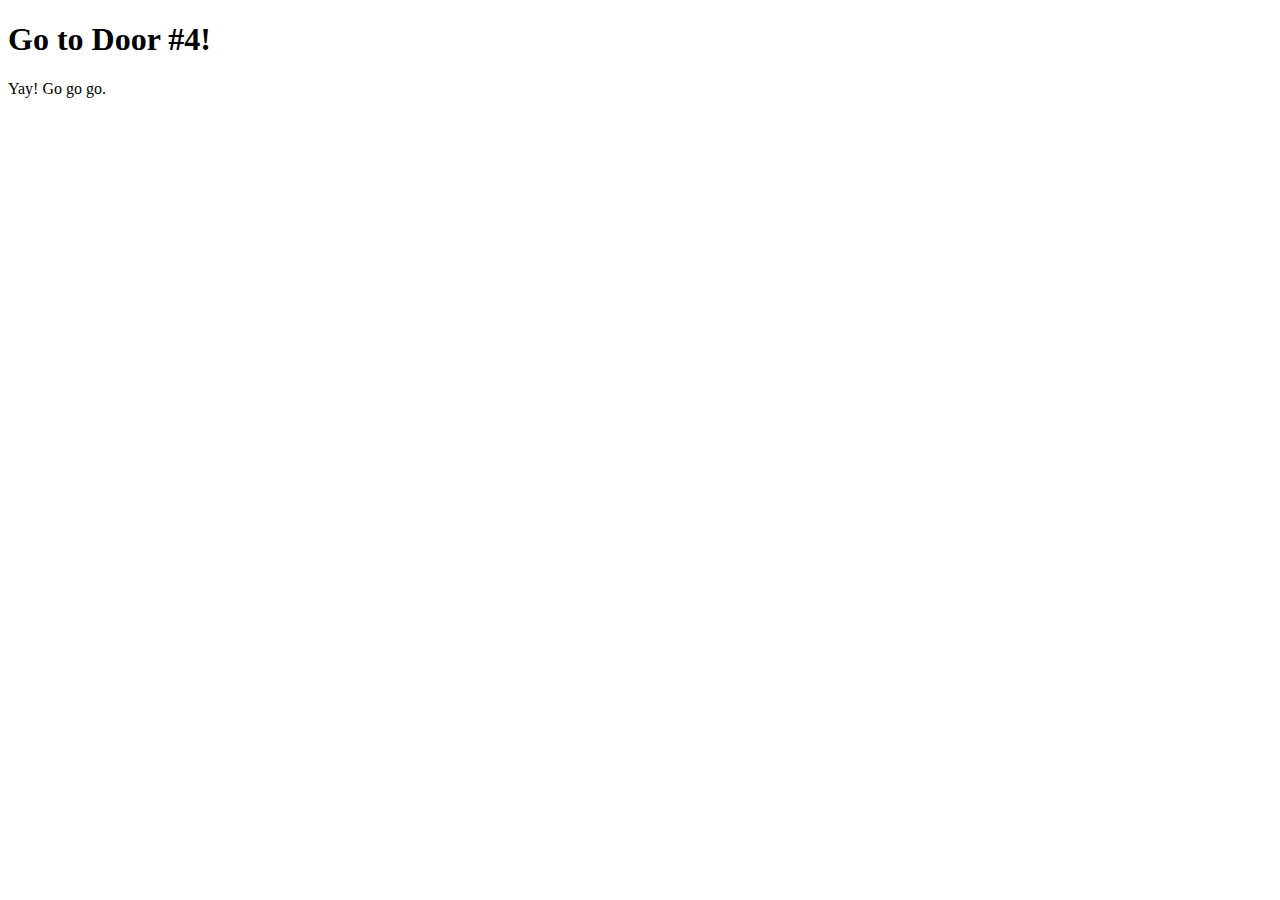
<file: yournextclue.html>
<!DOCTYPE html>
<html lang="en">
<head>
    <meta charset="UTF-8">
    <meta name="viewport" content="width=device-width, initial-scale=1.0">
    <title>Hello World Page</title>
</head>
<body>
    <h1>Go to Door #4!</h1>
    <p>Yay! Go go go.</p>
</body>
</html>
</file>
<file: firstclue/styles.css>
:root{
  color-scheme: dark light;
  --bg0:#070A12;
  --bg1:#0B1020;

  --text:rgba(255,255,255,.92);
  --muted:rgba(255,255,255,.70);

  --border:rgba(255,255,255,.14);
  --card:rgba(255,255,255,.06);

  --shadow:0 18px 60px rgba(0,0,0,.55);
  --radius:18px;
}

*{ box-sizing:border-box; }
html,body{ height:100%; }

body{
  margin:0;
  font-family: ui-sans-serif, system-ui, -apple-system, Segoe UI, Roboto, Helvetica, Arial;
  color:var(--text);
  background:
    radial-gradient(900px 600px at 20% 15%, rgba(120,90,255,.28), transparent 60%),
    radial-gradient(800px 500px at 85% 35%, rgba(0,220,255,.18), transparent 60%),
    radial-gradient(900px 700px at 55% 90%, rgba(255,120,160,.14), transparent 55%),
    linear-gradient(180deg, var(--bg0), var(--bg1));
  display:flex;
  align-items:center;
  justify-content:center;
  padding:32px 18px;
}

.wrap{
  width:min(1200px, 100%);
}

/* Layout: hint (left) + card (right) on same level */
.layout{
  display:flex;
  align-items:stretch;
  gap:18px;
  width:100%;
}

/* Main card */
.card{
  flex: 1 1 auto;
  min-width: 360px;
  border:1px solid var(--border);
  background:linear-gradient(180deg, var(--card), rgba(255,255,255,.03));
  border-radius:var(--radius);
  box-shadow:var(--shadow);
  overflow:hidden;
}

.topbar{
  padding:14px 16px;
  border-bottom:1px solid rgba(255,255,255,.10);
  display:flex;
  justify-content:space-between;
  align-items:center;
  gap:12px;
  background:rgba(255,255,255,.02);
}

.brand{
  font-size:14px;
  letter-spacing:.02em;
  font-weight:650;
}

.btn{
  appearance:none;
  border:1px solid rgba(255,255,255,.14);
  background:rgba(255,255,255,.05);
  color:var(--text);
  border-radius:12px;
  padding:8px 10px;
  font-size:12px;
  cursor:pointer;
  transition: transform 120ms ease, background 120ms ease, border-color 120ms ease, opacity 120ms ease;
}

.btn:hover{
  background:rgba(255,255,255,.08);
  border-color:rgba(255,255,255,.22);
  transform:translateY(-1px);
}

.btn:active{ transform:translateY(0); }

.btn:disabled{
  opacity: .55;
  cursor: default;
  transform: none;
}

.btn-primary{
  height:44px;
  padding:0 14px;
  font-size:14px;
  border-radius:14px;
}

/* Clue text */
.clue{
  margin:0;
  padding:22px 20px;
  font-family: ui-monospace, SFMono-Regular, Menlo, Monaco, Consolas, "Liberation Mono", "Courier New", monospace;
  font-size:16px;
  line-height:1.75;
  white-space:pre-wrap;
  word-break:break-word;
}

/* Hint dock: starts collapsed, slides in from left, compresses card */
.hint-dock{
  flex: 0 0 auto;
  width: 0;
  padding: 0;
  overflow: hidden;

  border:1px solid rgba(255,255,255,.14);
  background: linear-gradient(180deg, rgba(255,255,255,.09), rgba(255,255,255,.04));
  border-radius: 22px;
  box-shadow: 0 18px 60px rgba(0,0,0,.55);
  backdrop-filter: blur(10px);
  -webkit-backdrop-filter: blur(10px);

  opacity: 0;
  transform: translateX(-18px);

  pointer-events: none;

  transition:
    width 240ms ease,
    padding 240ms ease,
    opacity 180ms ease,
    transform 240ms ease;
}

/* When open: panel becomes a real column on the left */
body.hint-open .hint-dock{
  width: min(560px, 46vw);
  padding: 20px 20px 16px;

  opacity: 1;
  transform: translateX(0);
  pointer-events: auto;
}

.hint-head{
  display:flex;
  align-items:center;
  justify-content:space-between;
  margin-bottom:12px;
}

.hint-title{
  font-size:18px;
  letter-spacing:.02em;
  font-weight:650;
}

.hint-label{
  display:block;
  font-size:14px;
  color:var(--muted);
  margin:10px 0 8px;
}

.hint-row{
  display:flex;
  gap:12px;
  align-items:center;
}

.hint-row input{
  flex: 1 1 auto;
  min-width: 260px;
  height: 44px;
  padding:0 12px;
  border-radius:14px;
  border:1px solid rgba(255,255,255,.14);
  background:rgba(0,0,0,.18);
  color:var(--text);
  outline:none;
  font-size:16px;
}

.hint-row input:focus{
  border-color:rgba(255,255,255,.24);
  background:rgba(0,0,0,.22);
}

.hint-msg{
  margin-top:12px;
  font-size:16px;
  color:var(--muted);
  min-height:20px;
}

.hint-msg.ok{ color: rgba(170,255,210,.95); }
.hint-msg.bad{ color: rgba(255,170,170,.95); }

/* Mobile: stack cleanly instead of crushing */
@media (max-width: 860px){
  .layout{ flex-direction: column; }

  .card{ min-width: 0; }

  .hint-dock{
    width: 100%;
    transform: translateY(-12px);
    transition:
      max-height 240ms ease,
      padding 240ms ease,
      opacity 180ms ease,
      transform 240ms ease;
    max-height: 0;
    border-radius: 18px;
  }

  body.hint-open .hint-dock{
    width: 100%;
    max-height: 260px; /* enough for content */
    transform: translateY(0);
  }

  /* ensure content fits */
  .hint-row input{ min-width: 0; }
}
</file>
